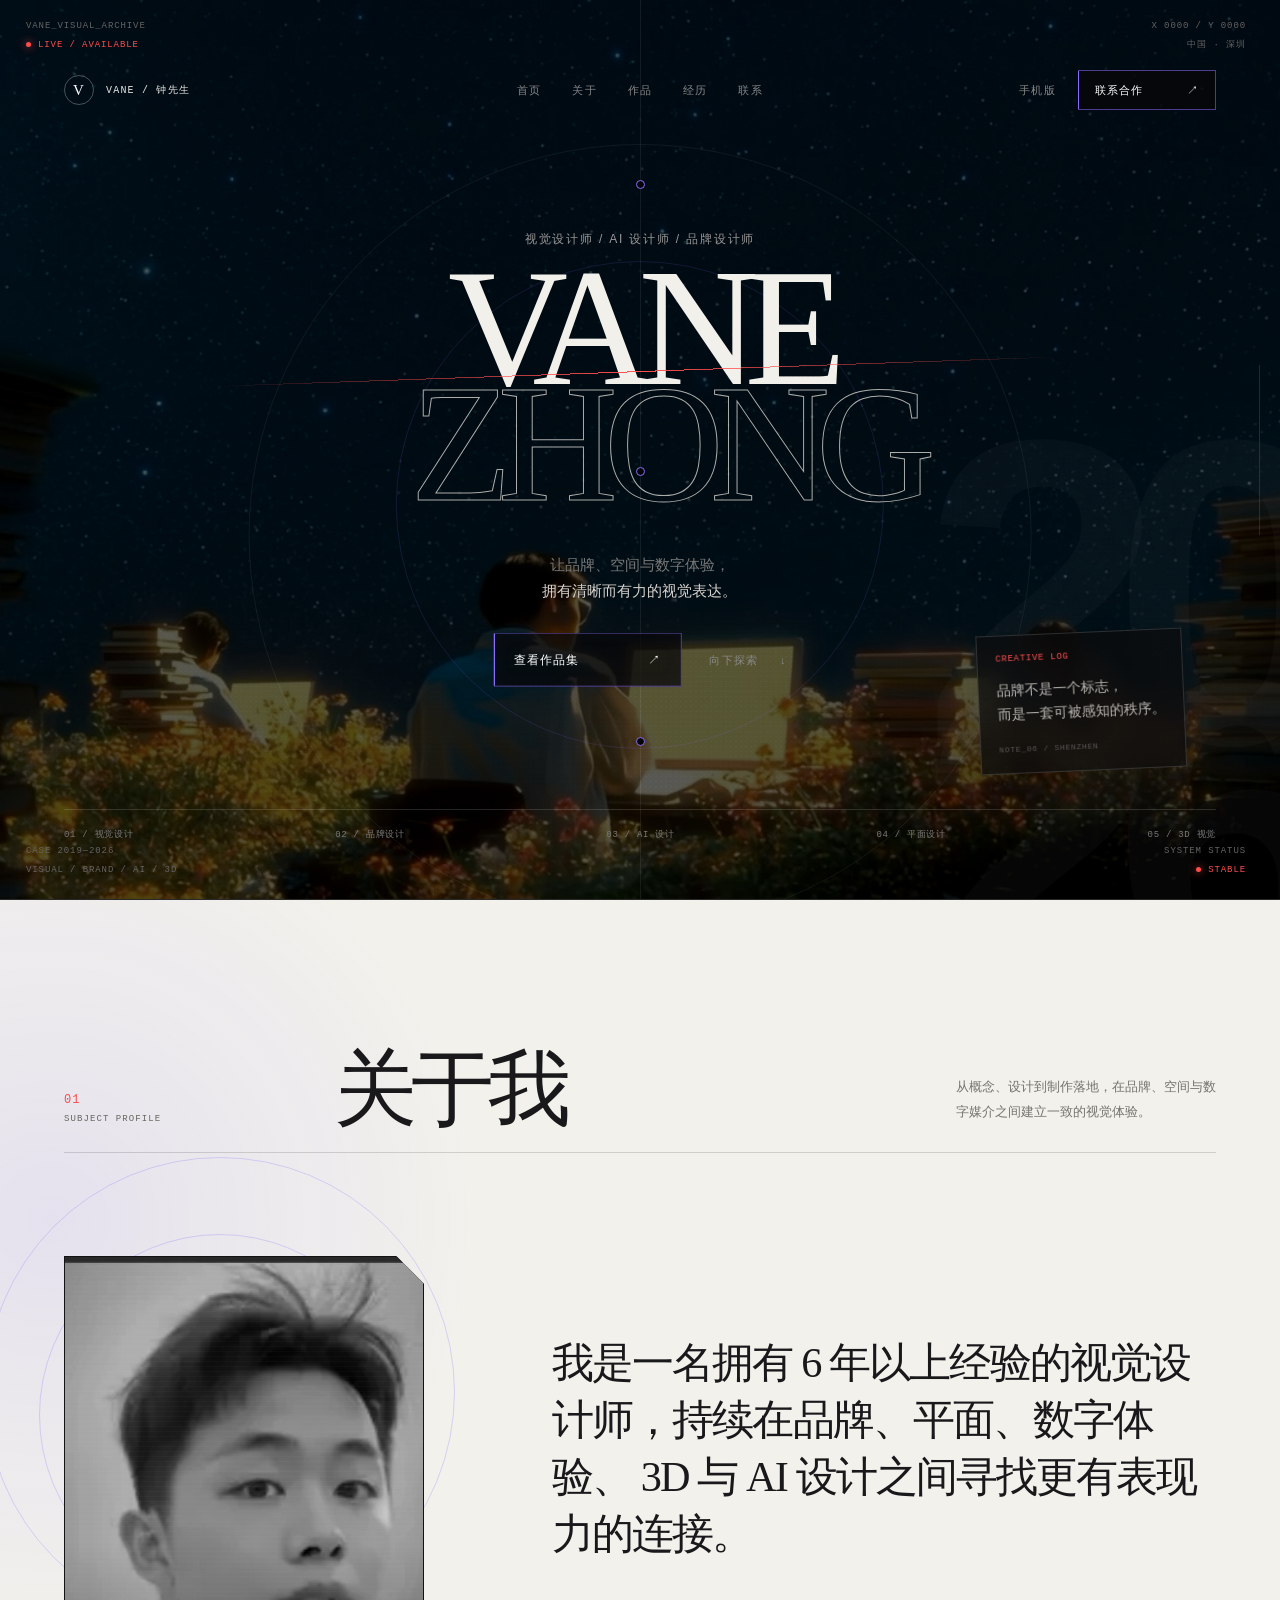
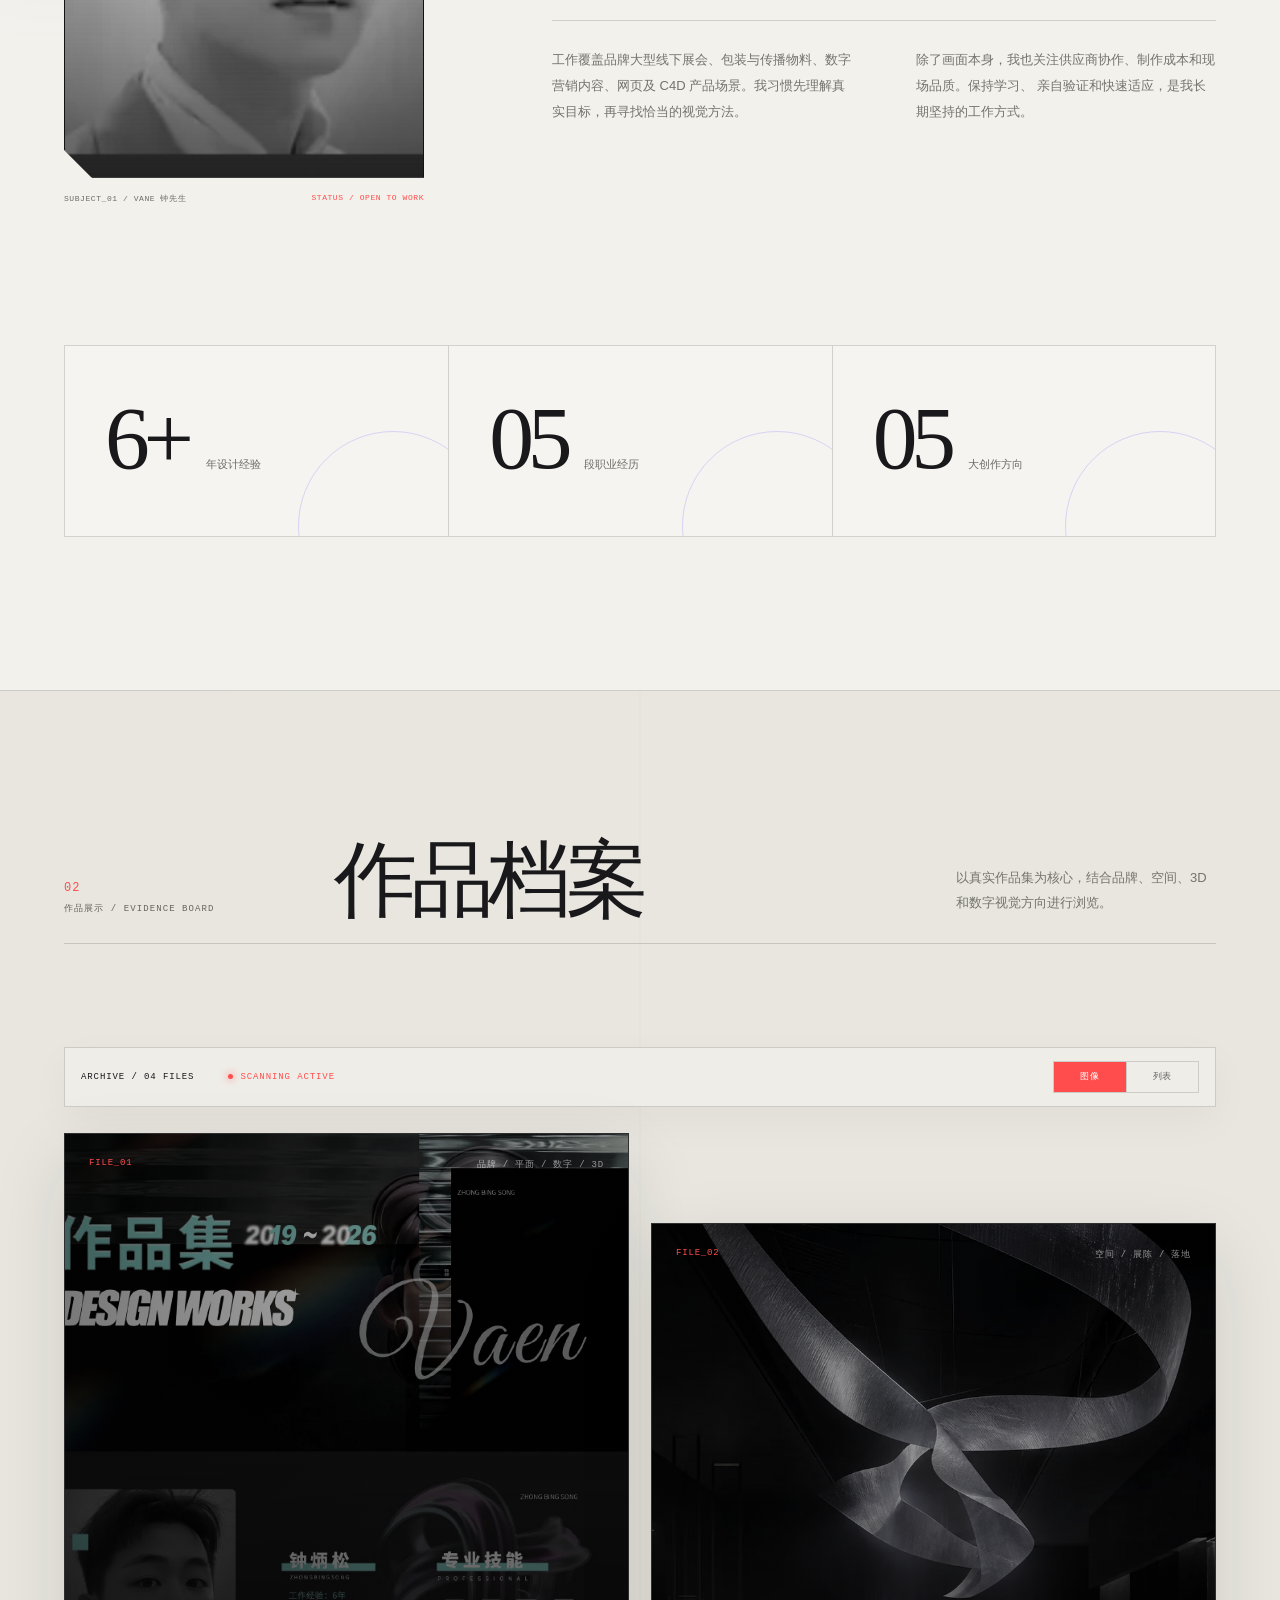
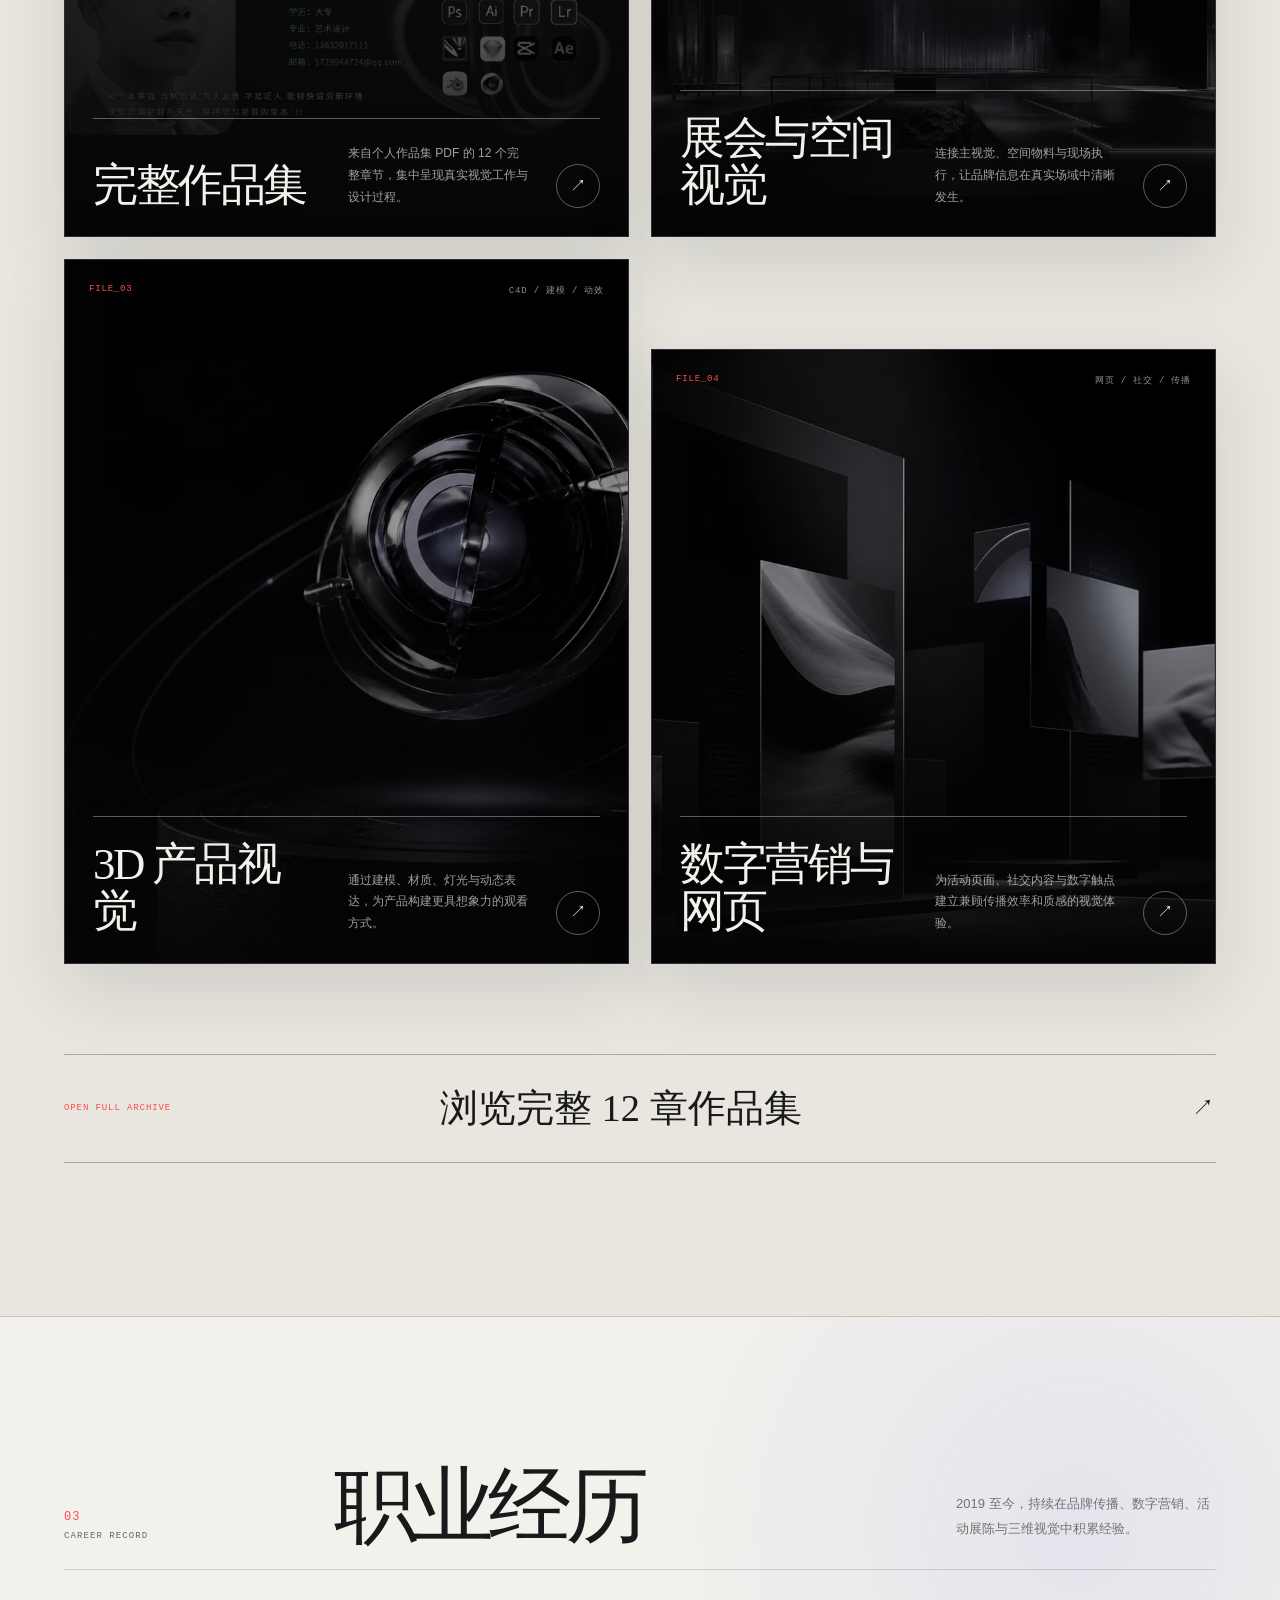
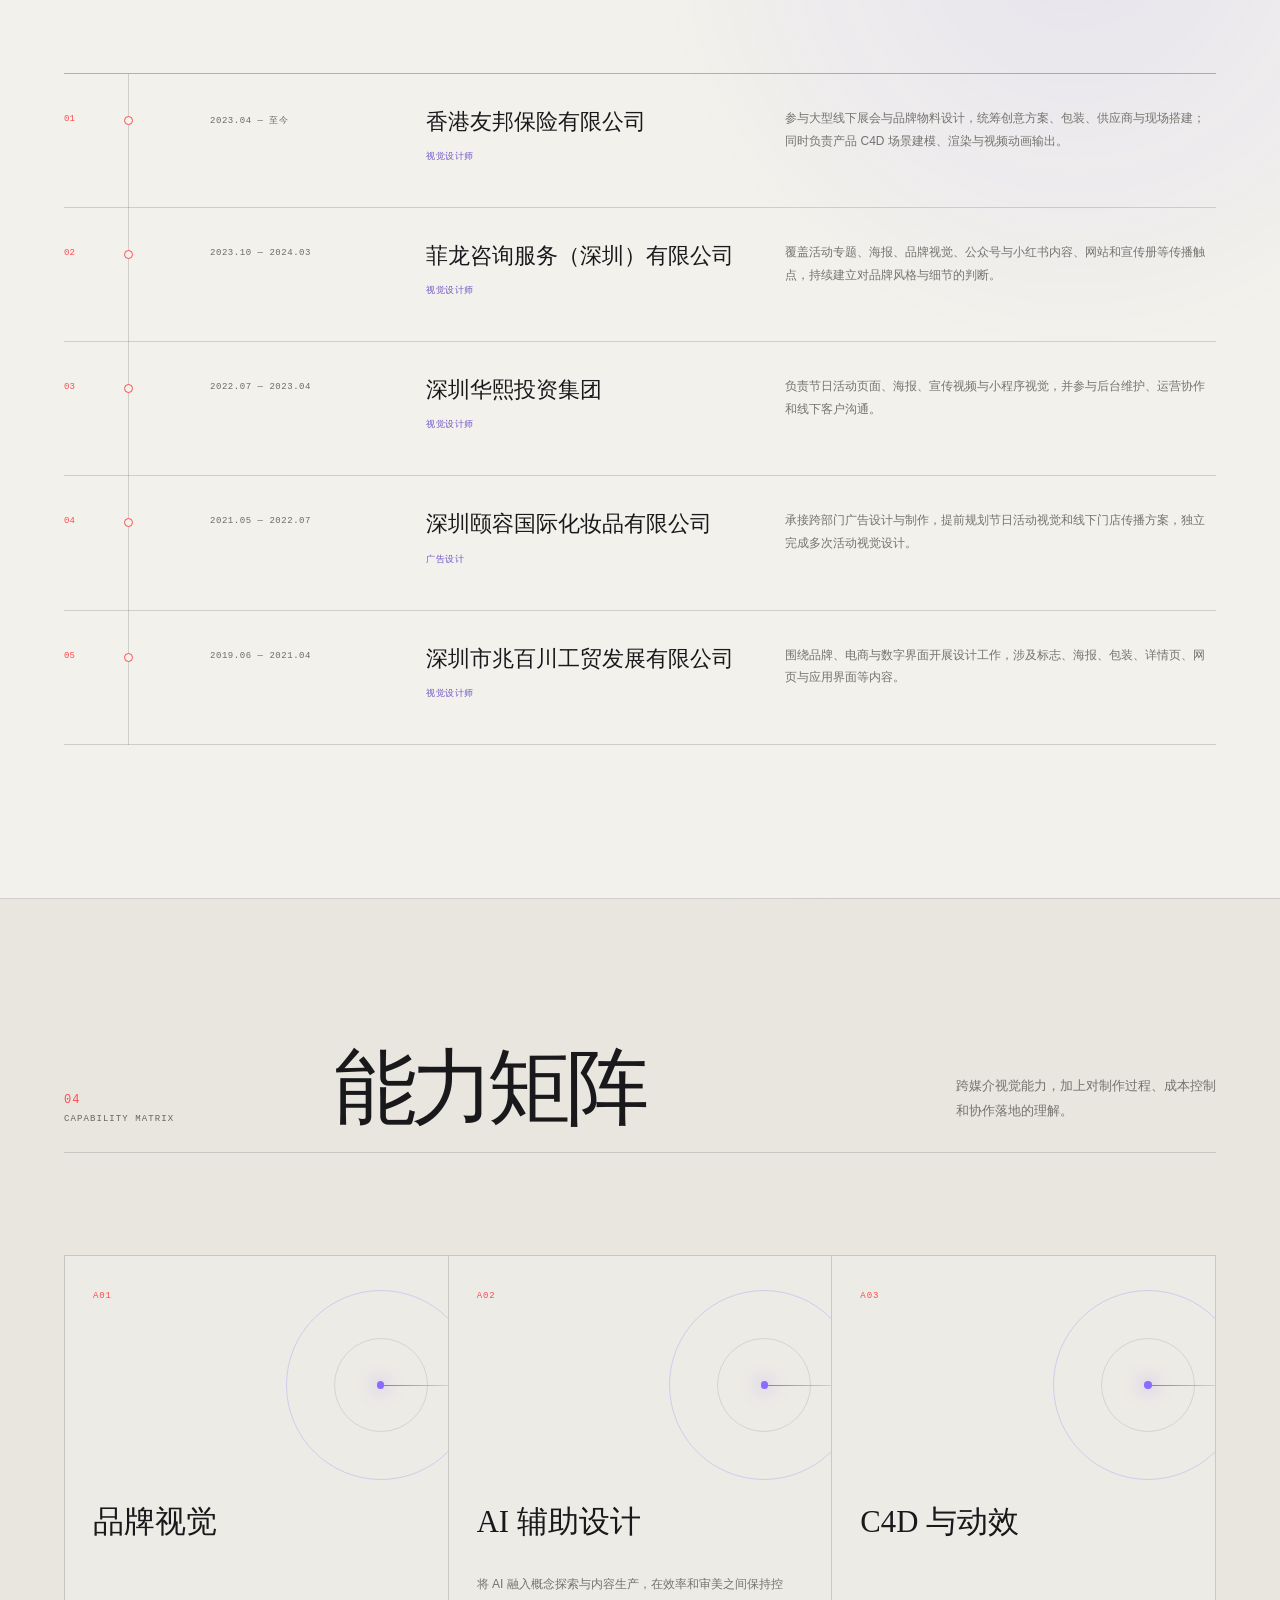
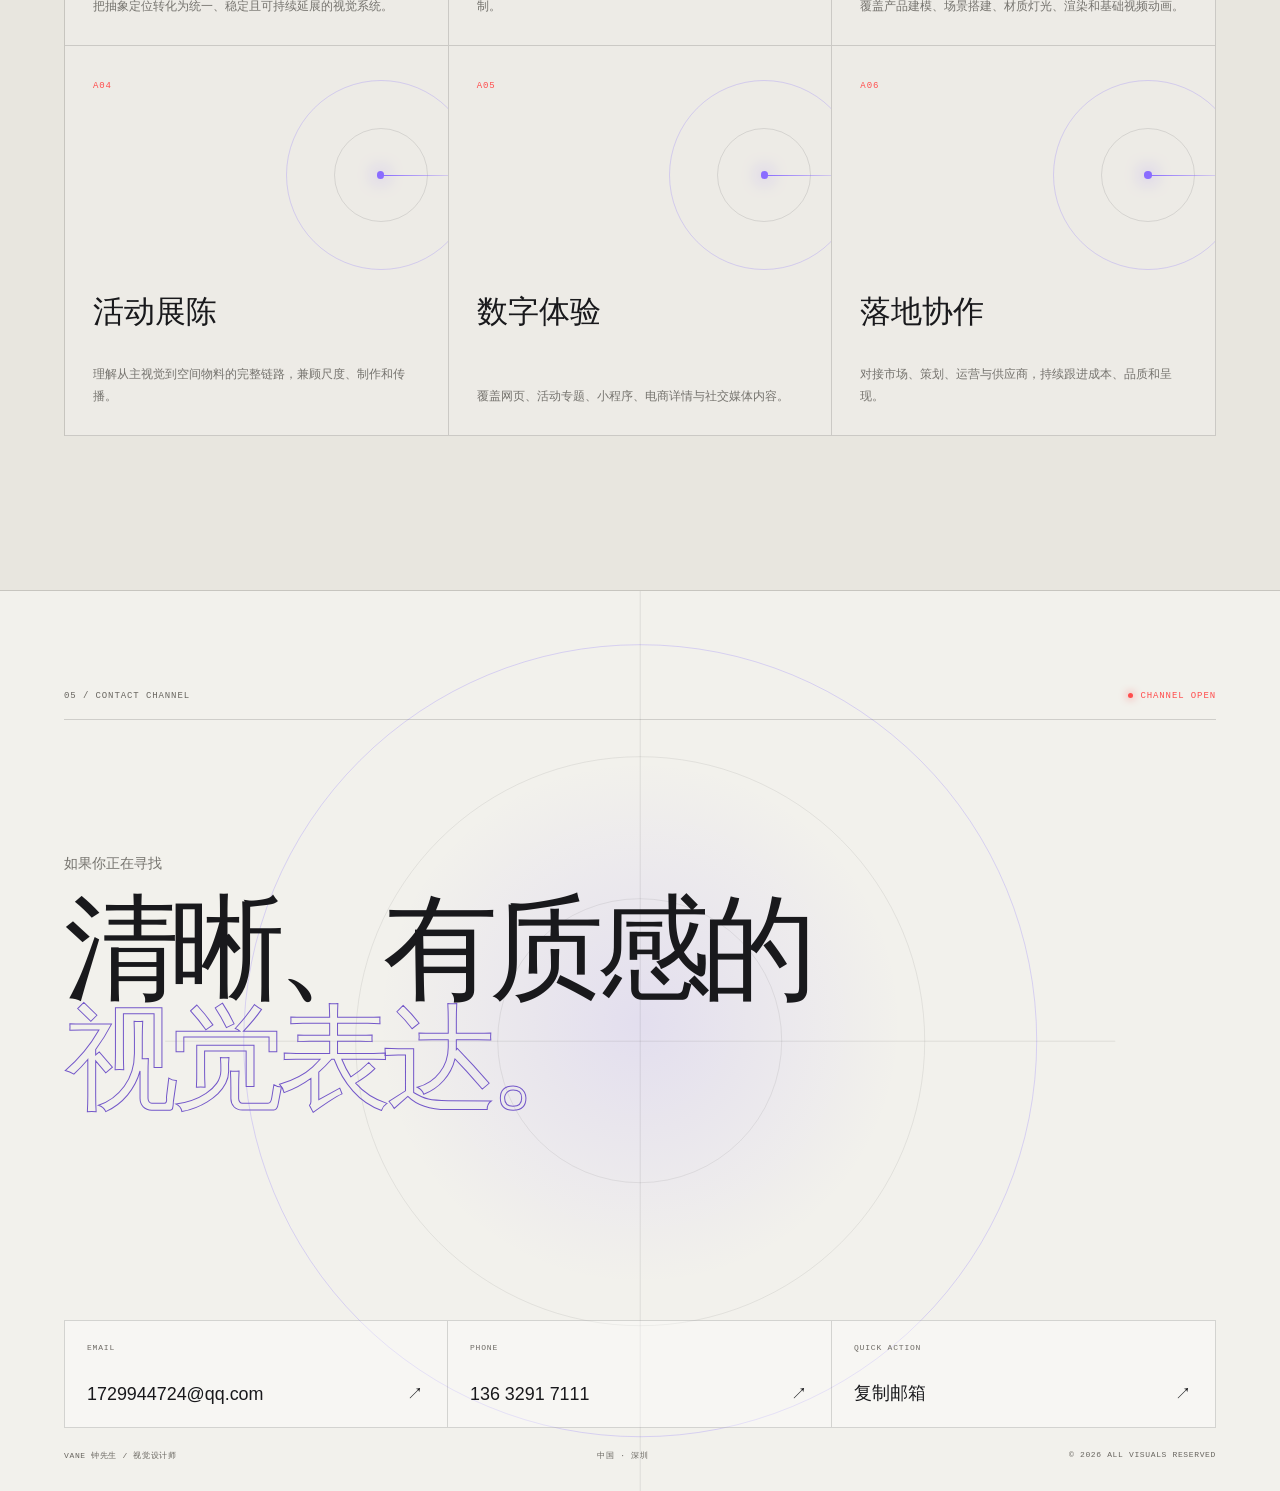
<file: index.html>
<!DOCTYPE html><html lang="zh-CN"><head><meta charSet="utf-8"/><meta name="viewport" content="width=device-width, initial-scale=1, viewport-fit=cover"/><link rel="preload" as="image" href="/assets/hero-cinematic-poster-v2.jpg" fetchPriority="high"/><link rel="preload" as="image" href="/assets/vane-avatar.webp"/><link rel="stylesheet" href="/_next/static/chunks/03rkr00e0to1t.css" data-precedence="next"/><link rel="preload" as="script" fetchPriority="low" href="/_next/static/chunks/1565v~spl0x2t.js"/><script src="/_next/static/chunks/12lqo4wcst74c.js" async=""></script><script src="/_next/static/chunks/13je0jha5i6.b.js" async=""></script><script src="/_next/static/chunks/0vr8x5c-gfil7.js" async=""></script><script src="/_next/static/chunks/turbopack-0apjbykiy0cpn.js" async=""></script><script src="/_next/static/chunks/11q-3mtsn6em~.js" async=""></script><script src="/_next/static/chunks/00dwf3xlex0q5.js" async=""></script><script src="/_next/static/chunks/06~hlu1s5q-nu.js" async=""></script><meta name="theme-color" content="#050506"/><title>Vane 钟先生｜视觉设计师作品集</title><meta name="description" content="Vane 钟先生的个人作品集，涵盖品牌视觉、AI 设计、平面设计、3D 视觉、活动展陈与数字体验。"/><link rel="manifest" href="/manifest.webmanifest"/><meta property="og:title" content="Vane 钟先生｜视觉设计师作品集"/><meta property="og:description" content="视觉 / 品牌 / AI / 平面 / 3D 设计作品集。"/><meta property="og:url" content="https://so7song.com/"/><meta property="og:site_name" content="Vane 视觉设计师作品集"/><meta property="og:locale" content="zh_CN"/><meta property="og:image" content="https://so7song.com/og.jpg"/><meta property="og:image:width" content="1200"/><meta property="og:image:height" content="630"/><meta property="og:image:alt" content="Vane Zhong 视觉设计师作品集"/><meta property="og:type" content="website"/><meta name="twitter:card" content="summary_large_image"/><meta name="twitter:title" content="Vane 钟先生｜视觉设计师作品集"/><meta name="twitter:description" content="视觉 / 品牌 / AI / 平面 / 3D 设计作品集。"/><meta name="twitter:image" content="https://so7song.com/og.jpg"/><link rel="shortcut icon" href="/favicon.png"/><link rel="icon" href="/favicon.png"/><script src="/_next/static/chunks/03~yq9q893hmn.js" noModule=""></script></head><body><div hidden=""><!--$--><!--/$--></div><main class="case-site"><div class="boot-screen" aria-hidden="true"><div class="boot-mark">V</div><span>VISUAL ARCHIVE / LOADING</span><i></i><strong>ACCESS GRANTED</strong></div><div class="global-grid" aria-hidden="true"></div><div class="global-noise" aria-hidden="true"></div><div class="pointer-light" aria-hidden="true"></div><div class="scroll-rail" aria-hidden="true"><i></i></div><div class="desktop-hud" aria-hidden="true"><div class="hud-block hud-top-left"><span>VANE_VISUAL_ARCHIVE</span><span class="live-signal">LIVE / AVAILABLE</span></div><div class="hud-block hud-top-right"><span>X 0000 / Y 0000</span><span>中国 · 深圳</span></div><div class="hud-block hud-bottom-left"><span>CASE 2019—2026</span><span>VISUAL / BRAND / AI / 3D</span></div><div class="hud-block hud-bottom-right"><span>SYSTEM STATUS</span><span class="live-signal">STABLE</span></div></div><header class="case-header"><a class="case-brand" href="#home" aria-label="返回首页"><span>V</span><span>VANE / 钟先生</span></a><nav aria-label="页面导航"><a href="#home">首页</a><a href="#about">关于</a><a href="#work">作品</a><a href="#experience">经历</a><a href="#contact">联系</a></nav><div class="case-header-actions"><a class="mobile-version-link" href="/mobile/">手机版</a><a class="signal-button" href="#contact">联系合作 <span aria-hidden="true">↗</span></a></div></header><section class="case-hero" id="home" aria-label="首页"><div class="hero-background-media is-loading" aria-hidden="true"><img class="hero-background-poster" src="/assets/hero-cinematic-poster-v2.jpg" alt="" width="1280" height="716" fetchPriority="high"/><video class="hero-background-video" autoPlay="" loop="" muted="" playsInline="" preload="auto"><source src="/assets/hero-cinematic-v2.mp4" type="video/mp4"/></video></div><div class="case-hero-line" aria-hidden="true"><i></i><i></i><i></i></div><div class="floating-evidence evidence-note" aria-hidden="true"><span>CREATIVE LOG</span><p>品牌不是一个标志，<br/>而是一套可被感知的秩序。</p><small>NOTE_06 / SHENZHEN</small></div><div class="hero-dossier"><p class="hero-role">视觉设计师 / AI 设计师 / 品牌设计师</p><h1 class="kinetic-name"><span class="hero-name-word hero-name-vane">VANE</span><span class="hero-name-word hero-name-zhong">ZHONG</span><span class="hero-collision-sparks" aria-hidden="true"><i></i><i></i><i></i><i></i><i></i><i></i><i></i><i></i><i></i><i></i><i></i><i></i><b></b></span></h1><p class="hero-statement">让品牌、空间与数字体验，<strong>拥有清晰而有力的视觉表达。</strong></p><div class="hero-links"><a class="signal-button large hero-portfolio-button" href="/portfolio/">查看作品集 <span aria-hidden="true">↗</span></a><a class="text-link" href="#about">向下探索 <span aria-hidden="true">↓</span></a></div></div><div class="hero-disciplines" aria-label="五大创作方向"><span>01<!-- --> / <!-- -->视觉设计</span><span>02<!-- --> / <!-- -->品牌设计</span><span>03<!-- --> / <!-- -->AI 设计</span><span>04<!-- --> / <!-- -->平面设计</span><span>05<!-- --> / <!-- -->3D 视觉</span></div><div class="hero-year" aria-hidden="true">20<br/>26</div></section><section class="case-about case-section" id="about"><div class="case-shell"><div class="case-section-heading"><div class="case-section-code"><span>01</span><span>SUBJECT PROFILE</span></div><h2>关于我</h2><p>从概念、设计到制作落地，在品牌、空间与数字媒介之间建立一致的视觉体验。</p></div><div class="profile-layout"><figure class="profile-photo"><div class="photo-frame"><img src="/assets/vane-avatar.webp" alt="Vane 钟先生" width="520" height="520"/></div><figcaption><span>SUBJECT_01 / VANE 钟先生</span><span>STATUS / OPEN TO WORK</span></figcaption></figure><div class="profile-copy"><p class="profile-lead">我是一名拥有 6 年以上经验的视觉设计师，持续在品牌、平面、数字体验、 3D 与 AI 设计之间寻找更有表现力的连接。</p><div class="profile-details"><p>工作覆盖品牌大型线下展会、包装与传播物料、数字营销内容、网页及 C4D 产品场景。我习惯先理解真实目标，再寻找恰当的视觉方法。</p><p>除了画面本身，我也关注供应商协作、制作成本和现场品质。保持学习、 亲自验证和快速适应，是我长期坚持的工作方式。</p></div></div></div><div class="case-stats" aria-label="六年以上经验与五大创作方向"><div class="case-stat"><strong>6+</strong><span>年设计经验</span><i aria-hidden="true"></i></div><div class="case-stat"><strong>05</strong><span>段职业经历</span><i aria-hidden="true"></i></div><div class="case-stat"><strong>05</strong><span>大创作方向</span><i aria-hidden="true"></i></div></div></div></section><section class="case-work case-section" id="work"><div class="case-shell"><div class="case-section-heading"><div class="case-section-code"><span>02</span><span>作品展示 / EVIDENCE BOARD</span></div><h2>作品档案</h2><p>以真实作品集为核心，结合品牌、空间、3D 和数字视觉方向进行浏览。</p></div><div class="work-toolbar"><div><span>ARCHIVE / 04 FILES</span><span class="live-signal">SCANNING ACTIVE</span></div><div class="view-switch" aria-label="项目显示方式"><button type="button" class="active" aria-pressed="true">图像</button><button type="button" class="" aria-pressed="false">列表</button></div></div><div class="evidence-grid "><a class="evidence-card" href="/portfolio"><div class="evidence-image"><picture><source media="(max-width: 760px)" srcSet="/assets/portfolio/mobile/portfolio-01.webp"/><img src="/assets/portfolio/portfolio-01.webp" alt="完整作品集" loading="lazy"/></picture><div class="scan-line" aria-hidden="true"></div></div><div class="evidence-card-meta"><span>FILE_<!-- -->01</span><span>品牌 / 平面 / 数字 / 3D</span></div><div class="evidence-card-copy"><h3>完整作品集</h3><p>来自个人作品集 PDF 的 12 个完整章节，集中呈现真实视觉工作与设计过程。</p><span class="round-arrow"><span aria-hidden="true">↗</span></span></div></a><a class="evidence-card" href="/portfolio"><div class="evidence-image"><img src="/assets/project-space.webp" alt="展会与空间视觉" loading="lazy"/><div class="scan-line" aria-hidden="true"></div></div><div class="evidence-card-meta"><span>FILE_<!-- -->02</span><span>空间 / 展陈 / 落地</span></div><div class="evidence-card-copy"><h3>展会与空间视觉</h3><p>连接主视觉、空间物料与现场执行，让品牌信息在真实场域中清晰发生。</p><span class="round-arrow"><span aria-hidden="true">↗</span></span></div></a><a class="evidence-card" href="/portfolio"><div class="evidence-image"><img src="/assets/project-3d.webp" alt="3D 产品视觉" loading="lazy"/><div class="scan-line" aria-hidden="true"></div></div><div class="evidence-card-meta"><span>FILE_<!-- -->03</span><span>C4D / 建模 / 动效</span></div><div class="evidence-card-copy"><h3>3D 产品视觉</h3><p>通过建模、材质、灯光与动态表达，为产品构建更具想象力的观看方式。</p><span class="round-arrow"><span aria-hidden="true">↗</span></span></div></a><a class="evidence-card" href="/portfolio"><div class="evidence-image"><img src="/assets/project-digital.webp" alt="数字营销与网页" loading="lazy"/><div class="scan-line" aria-hidden="true"></div></div><div class="evidence-card-meta"><span>FILE_<!-- -->04</span><span>网页 / 社交 / 传播</span></div><div class="evidence-card-copy"><h3>数字营销与网页</h3><p>为活动页面、社交内容与数字触点建立兼顾传播效率和质感的视觉体验。</p><span class="round-arrow"><span aria-hidden="true">↗</span></span></div></a></div><a class="archive-link" href="/portfolio/"><span>OPEN FULL ARCHIVE</span><strong>浏览完整 12 章作品集</strong><span aria-hidden="true">↗</span></a></div></section><section class="case-experience case-section" id="experience"><div class="case-shell"><div class="case-section-heading"><div class="case-section-code"><span>03</span><span>CAREER RECORD</span></div><h2>职业经历</h2><p>2019 至今，持续在品牌传播、数字营销、活动展陈与三维视觉中积累经验。</p></div><div class="career-board"><div class="career-spine" aria-hidden="true"></div><article class="career-file"><div class="career-index"><span>01</span><i></i></div><time>2023.04 — 至今</time><div class="career-title"><h3>香港友邦保险有限公司</h3><span>视觉设计师</span></div><p>参与大型线下展会与品牌物料设计，统筹创意方案、包装、供应商与现场搭建；同时负责产品 C4D 场景建模、渲染与视频动画输出。</p></article><article class="career-file"><div class="career-index"><span>02</span><i></i></div><time>2023.10 — 2024.03</time><div class="career-title"><h3>菲龙咨询服务（深圳）有限公司</h3><span>视觉设计师</span></div><p>覆盖活动专题、海报、品牌视觉、公众号与小红书内容、网站和宣传册等传播触点，持续建立对品牌风格与细节的判断。</p></article><article class="career-file"><div class="career-index"><span>03</span><i></i></div><time>2022.07 — 2023.04</time><div class="career-title"><h3>深圳华熙投资集团</h3><span>视觉设计师</span></div><p>负责节日活动页面、海报、宣传视频与小程序视觉，并参与后台维护、运营协作和线下客户沟通。</p></article><article class="career-file"><div class="career-index"><span>04</span><i></i></div><time>2021.05 — 2022.07</time><div class="career-title"><h3>深圳颐容国际化妆品有限公司</h3><span>广告设计</span></div><p>承接跨部门广告设计与制作，提前规划节日活动视觉和线下门店传播方案，独立完成多次活动视觉设计。</p></article><article class="career-file"><div class="career-index"><span>05</span><i></i></div><time>2019.06 — 2021.04</time><div class="career-title"><h3>深圳市兆百川工贸发展有限公司</h3><span>视觉设计师</span></div><p>围绕品牌、电商与数字界面开展设计工作，涉及标志、海报、包装、详情页、网页与应用界面等内容。</p></article></div></div></section><section class="case-strengths case-section" id="strengths"><div class="case-shell"><div class="case-section-heading"><div class="case-section-code"><span>04</span><span>CAPABILITY MATRIX</span></div><h2>能力矩阵</h2><p>跨媒介视觉能力，加上对制作过程、成本控制和协作落地的理解。</p></div><div class="capability-grid"><article class="capability-card"><span>A01</span><div class="capability-radar" aria-hidden="true"><i></i></div><h3>品牌视觉</h3><p>把抽象定位转化为统一、稳定且可持续延展的视觉系统。</p></article><article class="capability-card"><span>A02</span><div class="capability-radar" aria-hidden="true"><i></i></div><h3>AI 辅助设计</h3><p>将 AI 融入概念探索与内容生产，在效率和审美之间保持控制。</p></article><article class="capability-card"><span>A03</span><div class="capability-radar" aria-hidden="true"><i></i></div><h3>C4D 与动效</h3><p>覆盖产品建模、场景搭建、材质灯光、渲染和基础视频动画。</p></article><article class="capability-card"><span>A04</span><div class="capability-radar" aria-hidden="true"><i></i></div><h3>活动展陈</h3><p>理解从主视觉到空间物料的完整链路，兼顾尺度、制作和传播。</p></article><article class="capability-card"><span>A05</span><div class="capability-radar" aria-hidden="true"><i></i></div><h3>数字体验</h3><p>覆盖网页、活动专题、小程序、电商详情与社交媒体内容。</p></article><article class="capability-card"><span>A06</span><div class="capability-radar" aria-hidden="true"><i></i></div><h3>落地协作</h3><p>对接市场、策划、运营与供应商，持续跟进成本、品质和呈现。</p></article></div></div></section><section class="case-contact" id="contact"><div class="contact-crosshair" aria-hidden="true"><i></i><b></b></div><div class="case-shell contact-shell"><div class="contact-status"><span>05 / CONTACT CHANNEL</span><span class="live-signal">CHANNEL OPEN</span></div><p>如果你正在寻找</p><h2>清晰、有质感的<br/><em>视觉表达。</em></h2><div class="contact-grid"><a href="mailto:1729944724@qq.com"><span>EMAIL</span><strong>1729944724@qq.com</strong><span aria-hidden="true">↗</span></a><a href="tel:13632917111"><span>PHONE</span><strong>136 3291 7111</strong><span aria-hidden="true">↗</span></a><button type="button" aria-live="polite"><span>QUICK ACTION</span><strong>复制邮箱</strong><span aria-hidden="true">↗</span></button></div><footer class="case-footer"><span>VANE 钟先生 / 视觉设计师</span><span>中国 · 深圳</span><span>© <!-- -->2026<!-- --> ALL VISUALS RESERVED</span></footer></div></section><a class="mobile-app-fab" href="/mobile/" aria-label="打开手机版作品集"><span>APP</span><strong>手机版</strong></a></main><!--$--><!--/$--><script src="/_next/static/chunks/1565v~spl0x2t.js" id="_R_" async=""></script><script>(self.__next_f=self.__next_f||[]).push([0])</script><script>self.__next_f.push([1,"1:\"$Sreact.fragment\"\n2:I[22378,[\"/_next/static/chunks/11q-3mtsn6em~.js\",\"/_next/static/chunks/00dwf3xlex0q5.js\"],\"default\"]\n3:I[99582,[\"/_next/static/chunks/11q-3mtsn6em~.js\",\"/_next/static/chunks/00dwf3xlex0q5.js\"],\"default\"]\n4:I[732,[\"/_next/static/chunks/11q-3mtsn6em~.js\",\"/_next/static/chunks/00dwf3xlex0q5.js\"],\"ClientPageRoot\"]\n5:I[31713,[\"/_next/static/chunks/11q-3mtsn6em~.js\",\"/_next/static/chunks/00dwf3xlex0q5.js\",\"/_next/static/chunks/06~hlu1s5q-nu.js\"],\"default\"]\n8:I[25326,[\"/_next/static/chunks/11q-3mtsn6em~.js\",\"/_next/static/chunks/00dwf3xlex0q5.js\"],\"OutletBoundary\"]\n9:\"$Sreact.suspense\"\nb:I[25326,[\"/_next/static/chunks/11q-3mtsn6em~.js\",\"/_next/static/chunks/00dwf3xlex0q5.js\"],\"ViewportBoundary\"]\nd:I[25326,[\"/_next/static/chunks/11q-3mtsn6em~.js\",\"/_next/static/chunks/00dwf3xlex0q5.js\"],\"MetadataBoundary\"]\nf:I[95394,[\"/_next/static/chunks/11q-3mtsn6em~.js\",\"/_next/static/chunks/00dwf3xlex0q5.js\"],\"default\",1]\n:HL[\"/_next/static/chunks/03rkr00e0to1t.css\",\"style\"]\n"])</script><script>self.__next_f.push([1,"0:{\"P\":null,\"c\":[\"\",\"\"],\"q\":\"\",\"i\":false,\"f\":[[[\"\",{\"children\":[\"__PAGE__\",{}]},\"$undefined\",\"$undefined\",16],[[\"$\",\"$1\",\"c\",{\"children\":[[[\"$\",\"link\",\"0\",{\"rel\":\"stylesheet\",\"href\":\"/_next/static/chunks/03rkr00e0to1t.css\",\"precedence\":\"next\",\"crossOrigin\":\"$undefined\",\"nonce\":\"$undefined\"}],[\"$\",\"script\",\"script-0\",{\"src\":\"/_next/static/chunks/11q-3mtsn6em~.js\",\"async\":true,\"nonce\":\"$undefined\"}],[\"$\",\"script\",\"script-1\",{\"src\":\"/_next/static/chunks/00dwf3xlex0q5.js\",\"async\":true,\"nonce\":\"$undefined\"}]],[\"$\",\"html\",null,{\"lang\":\"zh-CN\",\"children\":[\"$\",\"body\",null,{\"children\":[\"$\",\"$L2\",null,{\"parallelRouterKey\":\"children\",\"error\":\"$undefined\",\"errorStyles\":\"$undefined\",\"errorScripts\":\"$undefined\",\"template\":[\"$\",\"$L3\",null,{}],\"templateStyles\":\"$undefined\",\"templateScripts\":\"$undefined\",\"notFound\":[[[\"$\",\"title\",null,{\"children\":\"404: This page could not be found.\"}],[\"$\",\"div\",null,{\"style\":{\"fontFamily\":\"system-ui,\\\"Segoe UI\\\",Roboto,Helvetica,Arial,sans-serif,\\\"Apple Color Emoji\\\",\\\"Segoe UI Emoji\\\"\",\"height\":\"100vh\",\"textAlign\":\"center\",\"display\":\"flex\",\"flexDirection\":\"column\",\"alignItems\":\"center\",\"justifyContent\":\"center\"},\"children\":[\"$\",\"div\",null,{\"children\":[[\"$\",\"style\",null,{\"dangerouslySetInnerHTML\":{\"__html\":\"body{color:#000;background:#fff;margin:0}.next-error-h1{border-right:1px solid rgba(0,0,0,.3)}@media (prefers-color-scheme:dark){body{color:#fff;background:#000}.next-error-h1{border-right:1px solid rgba(255,255,255,.3)}}\"}}],[\"$\",\"h1\",null,{\"className\":\"next-error-h1\",\"style\":{\"display\":\"inline-block\",\"margin\":\"0 20px 0 0\",\"padding\":\"0 23px 0 0\",\"fontSize\":24,\"fontWeight\":500,\"verticalAlign\":\"top\",\"lineHeight\":\"49px\"},\"children\":404}],[\"$\",\"div\",null,{\"style\":{\"display\":\"inline-block\"},\"children\":[\"$\",\"h2\",null,{\"style\":{\"fontSize\":14,\"fontWeight\":400,\"lineHeight\":\"49px\",\"margin\":0},\"children\":\"This page could not be found.\"}]}]]}]}]],[]],\"forbidden\":\"$undefined\",\"unauthorized\":\"$undefined\"}]}]}]]}],{\"children\":[[\"$\",\"$1\",\"c\",{\"children\":[[\"$\",\"$L4\",null,{\"Component\":\"$5\",\"serverProvidedParams\":{\"searchParams\":{},\"params\":{},\"promises\":[\"$@6\",\"$@7\"]}}],[[\"$\",\"script\",\"script-0\",{\"src\":\"/_next/static/chunks/06~hlu1s5q-nu.js\",\"async\":true,\"nonce\":\"$undefined\"}]],[\"$\",\"$L8\",null,{\"children\":[\"$\",\"$9\",null,{\"name\":\"Next.MetadataOutlet\",\"children\":\"$@a\"}]}]]}],{},null,false,null]},null,false,null],[\"$\",\"$1\",\"h\",{\"children\":[null,[\"$\",\"$Lb\",null,{\"children\":\"$Lc\"}],[\"$\",\"div\",null,{\"hidden\":true,\"children\":[\"$\",\"$Ld\",null,{\"children\":[\"$\",\"$9\",null,{\"name\":\"Next.Metadata\",\"children\":\"$Le\"}]}]}],null]}],false]],\"m\":\"$undefined\",\"G\":[\"$f\",[[\"$\",\"link\",\"0\",{\"rel\":\"stylesheet\",\"href\":\"/_next/static/chunks/03rkr00e0to1t.css\",\"precedence\":\"next\",\"crossOrigin\":\"$undefined\",\"nonce\":\"$undefined\"}]]],\"S\":true,\"h\":null,\"s\":\"$undefined\",\"l\":\"$undefined\",\"p\":\"$undefined\",\"d\":\"$undefined\",\"b\":\"R_z2vBIC79JuWAGrQL880\"}\n"])</script><script>self.__next_f.push([1,"6:{}\n7:\"$0:f:0:1:1:children:0:props:children:0:props:serverProvidedParams:params\"\n"])</script><script>self.__next_f.push([1,"c:[[\"$\",\"meta\",\"0\",{\"charSet\":\"utf-8\"}],[\"$\",\"meta\",\"1\",{\"name\":\"viewport\",\"content\":\"width=device-width, initial-scale=1, viewport-fit=cover\"}],[\"$\",\"meta\",\"2\",{\"name\":\"theme-color\",\"content\":\"#050506\"}]]\n"])</script><script>self.__next_f.push([1,"10:I[20676,[\"/_next/static/chunks/11q-3mtsn6em~.js\",\"/_next/static/chunks/00dwf3xlex0q5.js\"],\"IconMark\"]\na:null\n"])</script><script>self.__next_f.push([1,"e:[[\"$\",\"title\",\"0\",{\"children\":\"Vane 钟先生｜视觉设计师作品集\"}],[\"$\",\"meta\",\"1\",{\"name\":\"description\",\"content\":\"Vane 钟先生的个人作品集，涵盖品牌视觉、AI 设计、平面设计、3D 视觉、活动展陈与数字体验。\"}],[\"$\",\"link\",\"2\",{\"rel\":\"manifest\",\"href\":\"/manifest.webmanifest\",\"crossOrigin\":\"$undefined\"}],[\"$\",\"meta\",\"3\",{\"property\":\"og:title\",\"content\":\"Vane 钟先生｜视觉设计师作品集\"}],[\"$\",\"meta\",\"4\",{\"property\":\"og:description\",\"content\":\"视觉 / 品牌 / AI / 平面 / 3D 设计作品集。\"}],[\"$\",\"meta\",\"5\",{\"property\":\"og:url\",\"content\":\"https://so7song.com/\"}],[\"$\",\"meta\",\"6\",{\"property\":\"og:site_name\",\"content\":\"Vane 视觉设计师作品集\"}],[\"$\",\"meta\",\"7\",{\"property\":\"og:locale\",\"content\":\"zh_CN\"}],[\"$\",\"meta\",\"8\",{\"property\":\"og:image\",\"content\":\"https://so7song.com/og.jpg\"}],[\"$\",\"meta\",\"9\",{\"property\":\"og:image:width\",\"content\":\"1200\"}],[\"$\",\"meta\",\"10\",{\"property\":\"og:image:height\",\"content\":\"630\"}],[\"$\",\"meta\",\"11\",{\"property\":\"og:image:alt\",\"content\":\"Vane Zhong 视觉设计师作品集\"}],[\"$\",\"meta\",\"12\",{\"property\":\"og:type\",\"content\":\"website\"}],[\"$\",\"meta\",\"13\",{\"name\":\"twitter:card\",\"content\":\"summary_large_image\"}],[\"$\",\"meta\",\"14\",{\"name\":\"twitter:title\",\"content\":\"Vane 钟先生｜视觉设计师作品集\"}],[\"$\",\"meta\",\"15\",{\"name\":\"twitter:description\",\"content\":\"视觉 / 品牌 / AI / 平面 / 3D 设计作品集。\"}],[\"$\",\"meta\",\"16\",{\"name\":\"twitter:image\",\"content\":\"https://so7song.com/og.jpg\"}],[\"$\",\"link\",\"17\",{\"rel\":\"shortcut icon\",\"href\":\"/favicon.png\"}],[\"$\",\"link\",\"18\",{\"rel\":\"icon\",\"href\":\"/favicon.png\"}],[\"$\",\"$L10\",\"19\",{}]]\n"])</script></body></html>
</file>
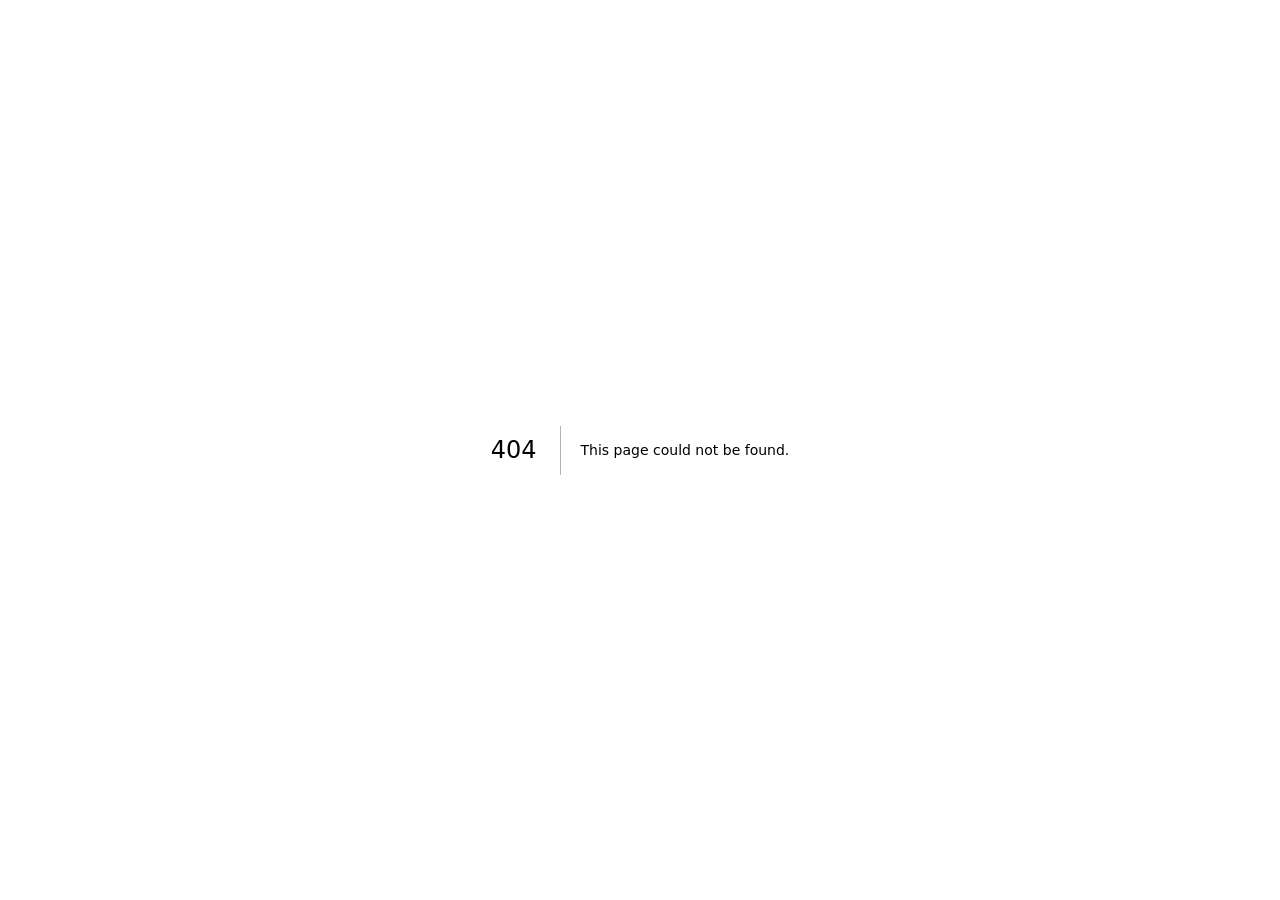
<file: 404/index.html>
<!DOCTYPE html><html lang="zh-CN"><head><meta charSet="utf-8"/><meta name="viewport" content="width=device-width, initial-scale=1, viewport-fit=cover"/><link rel="stylesheet" href="/_next/static/chunks/03rkr00e0to1t.css" data-precedence="next"/><link rel="preload" as="script" fetchPriority="low" href="/_next/static/chunks/1565v~spl0x2t.js"/><script src="/_next/static/chunks/12lqo4wcst74c.js" async=""></script><script src="/_next/static/chunks/13je0jha5i6.b.js" async=""></script><script src="/_next/static/chunks/0vr8x5c-gfil7.js" async=""></script><script src="/_next/static/chunks/turbopack-0apjbykiy0cpn.js" async=""></script><script src="/_next/static/chunks/11q-3mtsn6em~.js" async=""></script><script src="/_next/static/chunks/00dwf3xlex0q5.js" async=""></script><meta name="robots" content="noindex"/><title>404: This page could not be found.</title><meta name="theme-color" content="#050506"/><title>Vane 钟先生｜视觉设计师作品集</title><meta name="description" content="Vane 钟先生的个人作品集，涵盖品牌视觉、AI 设计、平面设计、3D 视觉、活动展陈与数字体验。"/><link rel="manifest" href="/manifest.webmanifest"/><meta property="og:title" content="Vane 钟先生｜视觉设计师作品集"/><meta property="og:description" content="视觉 / 品牌 / AI / 平面 / 3D 设计作品集。"/><meta property="og:url" content="https://so7song.com/"/><meta property="og:site_name" content="Vane 视觉设计师作品集"/><meta property="og:locale" content="zh_CN"/><meta property="og:image" content="https://so7song.com/og.jpg"/><meta property="og:image:width" content="1200"/><meta property="og:image:height" content="630"/><meta property="og:image:alt" content="Vane Zhong 视觉设计师作品集"/><meta property="og:type" content="website"/><meta name="twitter:card" content="summary_large_image"/><meta name="twitter:title" content="Vane 钟先生｜视觉设计师作品集"/><meta name="twitter:description" content="视觉 / 品牌 / AI / 平面 / 3D 设计作品集。"/><meta name="twitter:image" content="https://so7song.com/og.jpg"/><link rel="shortcut icon" href="/favicon.png"/><link rel="icon" href="/favicon.png"/><script src="/_next/static/chunks/03~yq9q893hmn.js" noModule=""></script></head><body><div hidden=""><!--$--><!--/$--></div><div style="font-family:system-ui,&quot;Segoe UI&quot;,Roboto,Helvetica,Arial,sans-serif,&quot;Apple Color Emoji&quot;,&quot;Segoe UI Emoji&quot;;height:100vh;text-align:center;display:flex;flex-direction:column;align-items:center;justify-content:center"><div><style>body{color:#000;background:#fff;margin:0}.next-error-h1{border-right:1px solid rgba(0,0,0,.3)}@media (prefers-color-scheme:dark){body{color:#fff;background:#000}.next-error-h1{border-right:1px solid rgba(255,255,255,.3)}}</style><h1 class="next-error-h1" style="display:inline-block;margin:0 20px 0 0;padding:0 23px 0 0;font-size:24px;font-weight:500;vertical-align:top;line-height:49px">404</h1><div style="display:inline-block"><h2 style="font-size:14px;font-weight:400;line-height:49px;margin:0">This page could not be found.</h2></div></div></div><!--$--><!--/$--><script src="/_next/static/chunks/1565v~spl0x2t.js" id="_R_" async=""></script><script>(self.__next_f=self.__next_f||[]).push([0])</script><script>self.__next_f.push([1,"1:\"$Sreact.fragment\"\n2:I[22378,[\"/_next/static/chunks/11q-3mtsn6em~.js\",\"/_next/static/chunks/00dwf3xlex0q5.js\"],\"default\"]\n3:I[99582,[\"/_next/static/chunks/11q-3mtsn6em~.js\",\"/_next/static/chunks/00dwf3xlex0q5.js\"],\"default\"]\n4:I[25326,[\"/_next/static/chunks/11q-3mtsn6em~.js\",\"/_next/static/chunks/00dwf3xlex0q5.js\"],\"OutletBoundary\"]\n5:\"$Sreact.suspense\"\n8:I[25326,[\"/_next/static/chunks/11q-3mtsn6em~.js\",\"/_next/static/chunks/00dwf3xlex0q5.js\"],\"ViewportBoundary\"]\na:I[25326,[\"/_next/static/chunks/11q-3mtsn6em~.js\",\"/_next/static/chunks/00dwf3xlex0q5.js\"],\"MetadataBoundary\"]\nc:I[95394,[\"/_next/static/chunks/11q-3mtsn6em~.js\",\"/_next/static/chunks/00dwf3xlex0q5.js\"],\"default\",1]\n:HL[\"/_next/static/chunks/03rkr00e0to1t.css\",\"style\"]\n"])</script><script>self.__next_f.push([1,"0:{\"P\":null,\"c\":[\"\",\"_not-found\",\"\"],\"q\":\"\",\"i\":false,\"f\":[[[\"\",{\"children\":[\"/_not-found\",{\"children\":[\"__PAGE__\",{}]}]},\"$undefined\",\"$undefined\",16],[[\"$\",\"$1\",\"c\",{\"children\":[[[\"$\",\"link\",\"0\",{\"rel\":\"stylesheet\",\"href\":\"/_next/static/chunks/03rkr00e0to1t.css\",\"precedence\":\"next\",\"crossOrigin\":\"$undefined\",\"nonce\":\"$undefined\"}],[\"$\",\"script\",\"script-0\",{\"src\":\"/_next/static/chunks/11q-3mtsn6em~.js\",\"async\":true,\"nonce\":\"$undefined\"}],[\"$\",\"script\",\"script-1\",{\"src\":\"/_next/static/chunks/00dwf3xlex0q5.js\",\"async\":true,\"nonce\":\"$undefined\"}]],[\"$\",\"html\",null,{\"lang\":\"zh-CN\",\"children\":[\"$\",\"body\",null,{\"children\":[\"$\",\"$L2\",null,{\"parallelRouterKey\":\"children\",\"error\":\"$undefined\",\"errorStyles\":\"$undefined\",\"errorScripts\":\"$undefined\",\"template\":[\"$\",\"$L3\",null,{}],\"templateStyles\":\"$undefined\",\"templateScripts\":\"$undefined\",\"notFound\":[[[\"$\",\"title\",null,{\"children\":\"404: This page could not be found.\"}],[\"$\",\"div\",null,{\"style\":{\"fontFamily\":\"system-ui,\\\"Segoe UI\\\",Roboto,Helvetica,Arial,sans-serif,\\\"Apple Color Emoji\\\",\\\"Segoe UI Emoji\\\"\",\"height\":\"100vh\",\"textAlign\":\"center\",\"display\":\"flex\",\"flexDirection\":\"column\",\"alignItems\":\"center\",\"justifyContent\":\"center\"},\"children\":[\"$\",\"div\",null,{\"children\":[[\"$\",\"style\",null,{\"dangerouslySetInnerHTML\":{\"__html\":\"body{color:#000;background:#fff;margin:0}.next-error-h1{border-right:1px solid rgba(0,0,0,.3)}@media (prefers-color-scheme:dark){body{color:#fff;background:#000}.next-error-h1{border-right:1px solid rgba(255,255,255,.3)}}\"}}],[\"$\",\"h1\",null,{\"className\":\"next-error-h1\",\"style\":{\"display\":\"inline-block\",\"margin\":\"0 20px 0 0\",\"padding\":\"0 23px 0 0\",\"fontSize\":24,\"fontWeight\":500,\"verticalAlign\":\"top\",\"lineHeight\":\"49px\"},\"children\":404}],[\"$\",\"div\",null,{\"style\":{\"display\":\"inline-block\"},\"children\":[\"$\",\"h2\",null,{\"style\":{\"fontSize\":14,\"fontWeight\":400,\"lineHeight\":\"49px\",\"margin\":0},\"children\":\"This page could not be found.\"}]}]]}]}]],[]],\"forbidden\":\"$undefined\",\"unauthorized\":\"$undefined\"}]}]}]]}],{\"children\":[[\"$\",\"$1\",\"c\",{\"children\":[null,[\"$\",\"$L2\",null,{\"parallelRouterKey\":\"children\",\"error\":\"$undefined\",\"errorStyles\":\"$undefined\",\"errorScripts\":\"$undefined\",\"template\":[\"$\",\"$L3\",null,{}],\"templateStyles\":\"$undefined\",\"templateScripts\":\"$undefined\",\"notFound\":\"$undefined\",\"forbidden\":\"$undefined\",\"unauthorized\":\"$undefined\"}]]}],{\"children\":[[\"$\",\"$1\",\"c\",{\"children\":[[[\"$\",\"title\",null,{\"children\":\"404: This page could not be found.\"}],[\"$\",\"div\",null,{\"style\":\"$0:f:0:1:0:props:children:1:props:children:props:children:props:notFound:0:1:props:style\",\"children\":[\"$\",\"div\",null,{\"children\":[[\"$\",\"style\",null,{\"dangerouslySetInnerHTML\":{\"__html\":\"body{color:#000;background:#fff;margin:0}.next-error-h1{border-right:1px solid rgba(0,0,0,.3)}@media (prefers-color-scheme:dark){body{color:#fff;background:#000}.next-error-h1{border-right:1px solid rgba(255,255,255,.3)}}\"}}],[\"$\",\"h1\",null,{\"className\":\"next-error-h1\",\"style\":\"$0:f:0:1:0:props:children:1:props:children:props:children:props:notFound:0:1:props:children:props:children:1:props:style\",\"children\":404}],[\"$\",\"div\",null,{\"style\":\"$0:f:0:1:0:props:children:1:props:children:props:children:props:notFound:0:1:props:children:props:children:2:props:style\",\"children\":[\"$\",\"h2\",null,{\"style\":\"$0:f:0:1:0:props:children:1:props:children:props:children:props:notFound:0:1:props:children:props:children:2:props:children:props:style\",\"children\":\"This page could not be found.\"}]}]]}]}]],null,[\"$\",\"$L4\",null,{\"children\":[\"$\",\"$5\",null,{\"name\":\"Next.MetadataOutlet\",\"children\":\"$@6\"}]}]]}],{},null,false,null]},null,false,\"$@7\"]},null,false,null],[\"$\",\"$1\",\"h\",{\"children\":[[\"$\",\"meta\",null,{\"name\":\"robots\",\"content\":\"noindex\"}],[\"$\",\"$L8\",null,{\"children\":\"$L9\"}],[\"$\",\"div\",null,{\"hidden\":true,\"children\":[\"$\",\"$La\",null,{\"children\":[\"$\",\"$5\",null,{\"name\":\"Next.Metadata\",\"children\":\"$Lb\"}]}]}],null]}],false]],\"m\":\"$undefined\",\"G\":[\"$c\",[[\"$\",\"link\",\"0\",{\"rel\":\"stylesheet\",\"href\":\"/_next/static/chunks/03rkr00e0to1t.css\",\"precedence\":\"next\",\"crossOrigin\":\"$undefined\",\"nonce\":\"$undefined\"}]]],\"S\":true,\"h\":null,\"s\":\"$undefined\",\"l\":\"$undefined\",\"p\":\"$undefined\",\"d\":\"$undefined\",\"b\":\"R_z2vBIC79JuWAGrQL880\"}\n"])</script><script>self.__next_f.push([1,"d:[]\n7:\"$Wd\"\n"])</script><script>self.__next_f.push([1,"9:[[\"$\",\"meta\",\"0\",{\"charSet\":\"utf-8\"}],[\"$\",\"meta\",\"1\",{\"name\":\"viewport\",\"content\":\"width=device-width, initial-scale=1, viewport-fit=cover\"}],[\"$\",\"meta\",\"2\",{\"name\":\"theme-color\",\"content\":\"#050506\"}]]\n"])</script><script>self.__next_f.push([1,"e:I[20676,[\"/_next/static/chunks/11q-3mtsn6em~.js\",\"/_next/static/chunks/00dwf3xlex0q5.js\"],\"IconMark\"]\n6:null\n"])</script><script>self.__next_f.push([1,"b:[[\"$\",\"title\",\"0\",{\"children\":\"Vane 钟先生｜视觉设计师作品集\"}],[\"$\",\"meta\",\"1\",{\"name\":\"description\",\"content\":\"Vane 钟先生的个人作品集，涵盖品牌视觉、AI 设计、平面设计、3D 视觉、活动展陈与数字体验。\"}],[\"$\",\"link\",\"2\",{\"rel\":\"manifest\",\"href\":\"/manifest.webmanifest\",\"crossOrigin\":\"$undefined\"}],[\"$\",\"meta\",\"3\",{\"property\":\"og:title\",\"content\":\"Vane 钟先生｜视觉设计师作品集\"}],[\"$\",\"meta\",\"4\",{\"property\":\"og:description\",\"content\":\"视觉 / 品牌 / AI / 平面 / 3D 设计作品集。\"}],[\"$\",\"meta\",\"5\",{\"property\":\"og:url\",\"content\":\"https://so7song.com/\"}],[\"$\",\"meta\",\"6\",{\"property\":\"og:site_name\",\"content\":\"Vane 视觉设计师作品集\"}],[\"$\",\"meta\",\"7\",{\"property\":\"og:locale\",\"content\":\"zh_CN\"}],[\"$\",\"meta\",\"8\",{\"property\":\"og:image\",\"content\":\"https://so7song.com/og.jpg\"}],[\"$\",\"meta\",\"9\",{\"property\":\"og:image:width\",\"content\":\"1200\"}],[\"$\",\"meta\",\"10\",{\"property\":\"og:image:height\",\"content\":\"630\"}],[\"$\",\"meta\",\"11\",{\"property\":\"og:image:alt\",\"content\":\"Vane Zhong 视觉设计师作品集\"}],[\"$\",\"meta\",\"12\",{\"property\":\"og:type\",\"content\":\"website\"}],[\"$\",\"meta\",\"13\",{\"name\":\"twitter:card\",\"content\":\"summary_large_image\"}],[\"$\",\"meta\",\"14\",{\"name\":\"twitter:title\",\"content\":\"Vane 钟先生｜视觉设计师作品集\"}],[\"$\",\"meta\",\"15\",{\"name\":\"twitter:description\",\"content\":\"视觉 / 品牌 / AI / 平面 / 3D 设计作品集。\"}],[\"$\",\"meta\",\"16\",{\"name\":\"twitter:image\",\"content\":\"https://so7song.com/og.jpg\"}],[\"$\",\"link\",\"17\",{\"rel\":\"shortcut icon\",\"href\":\"/favicon.png\"}],[\"$\",\"link\",\"18\",{\"rel\":\"icon\",\"href\":\"/favicon.png\"}],[\"$\",\"$Le\",\"19\",{}]]\n"])</script></body></html>
</file>
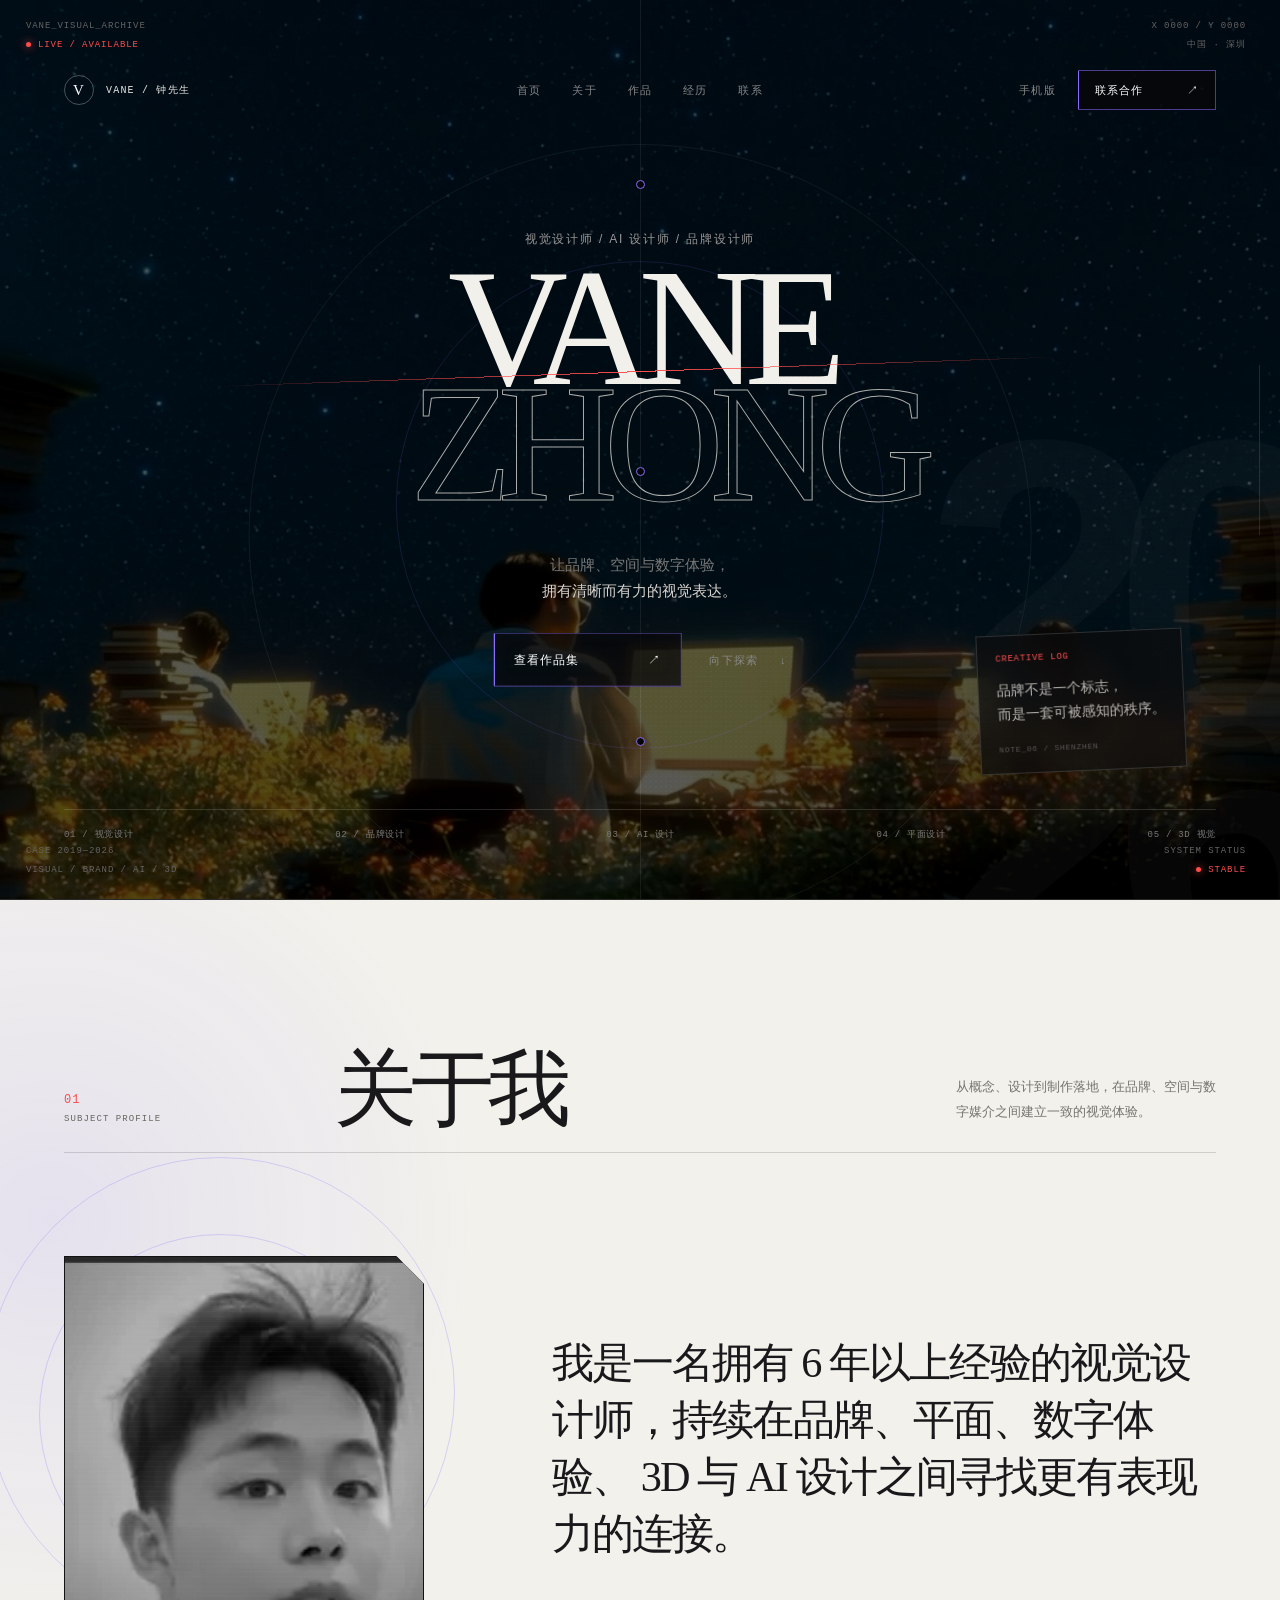
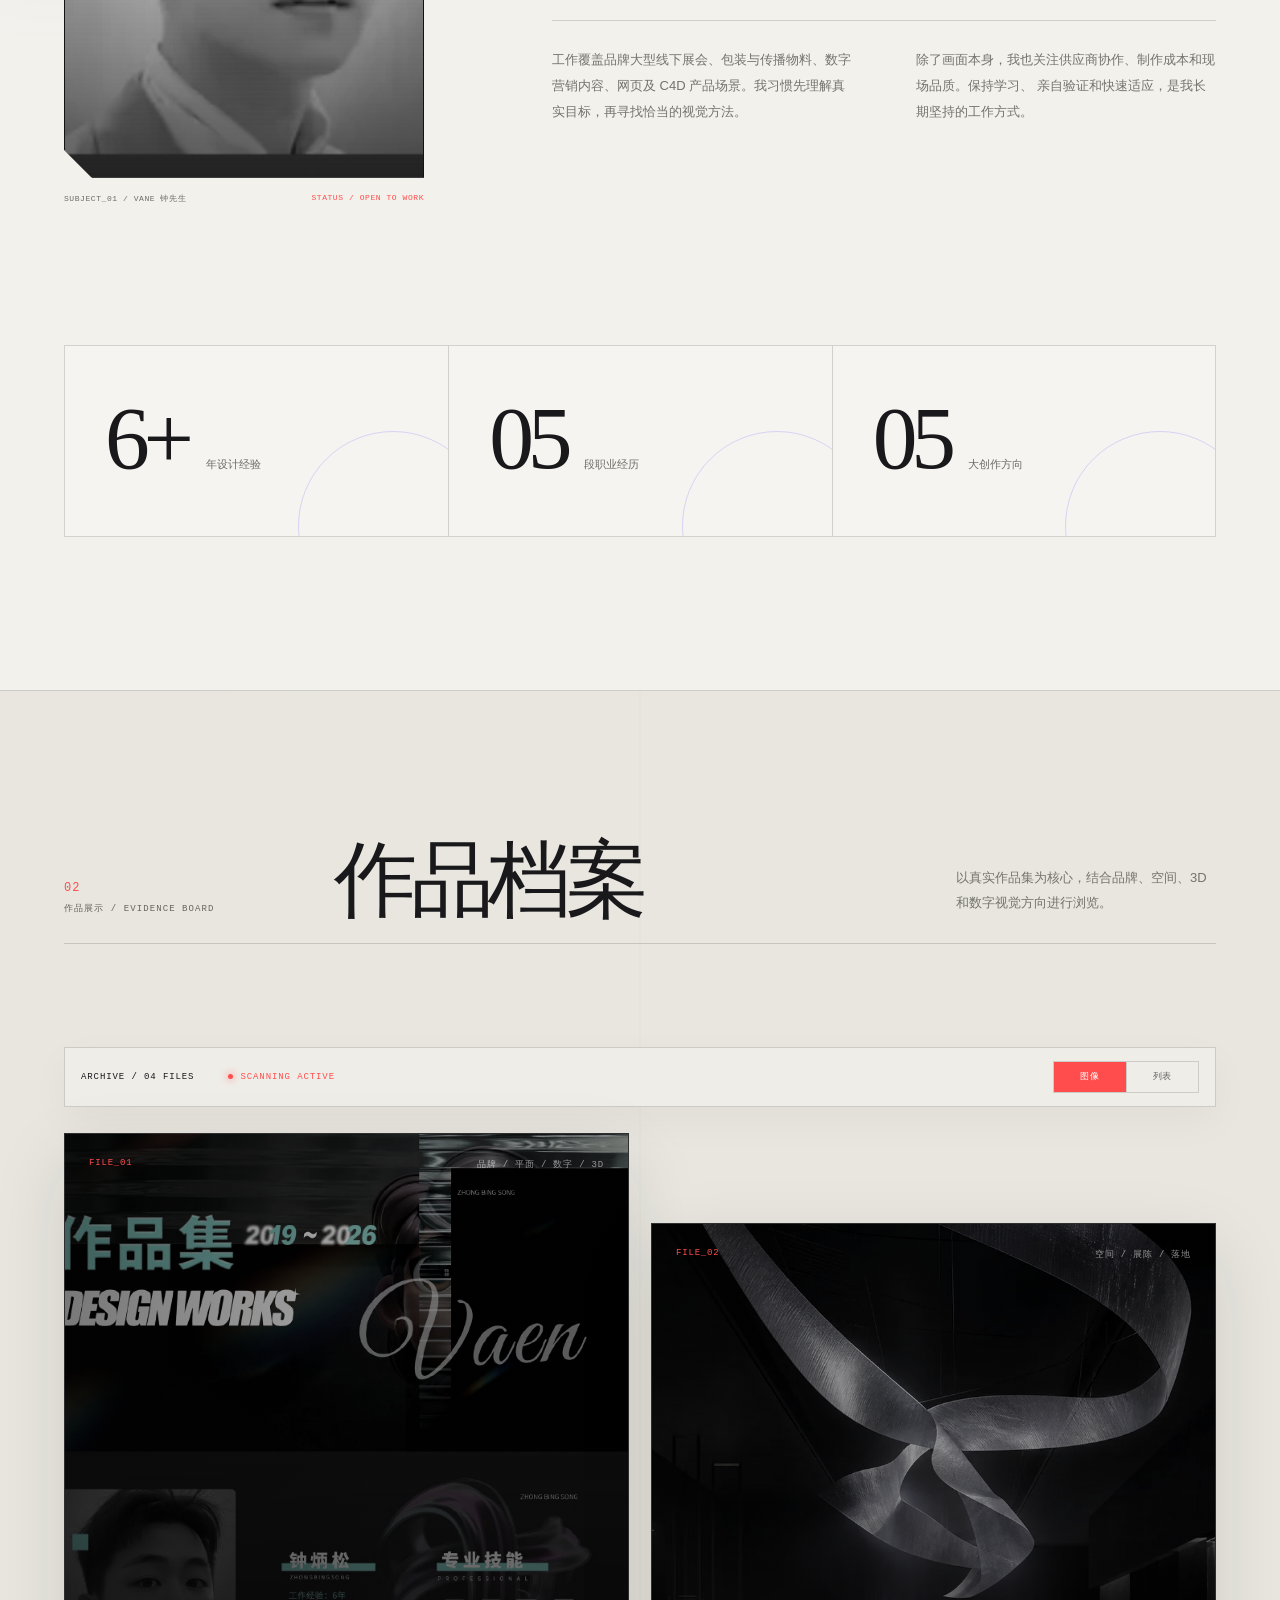
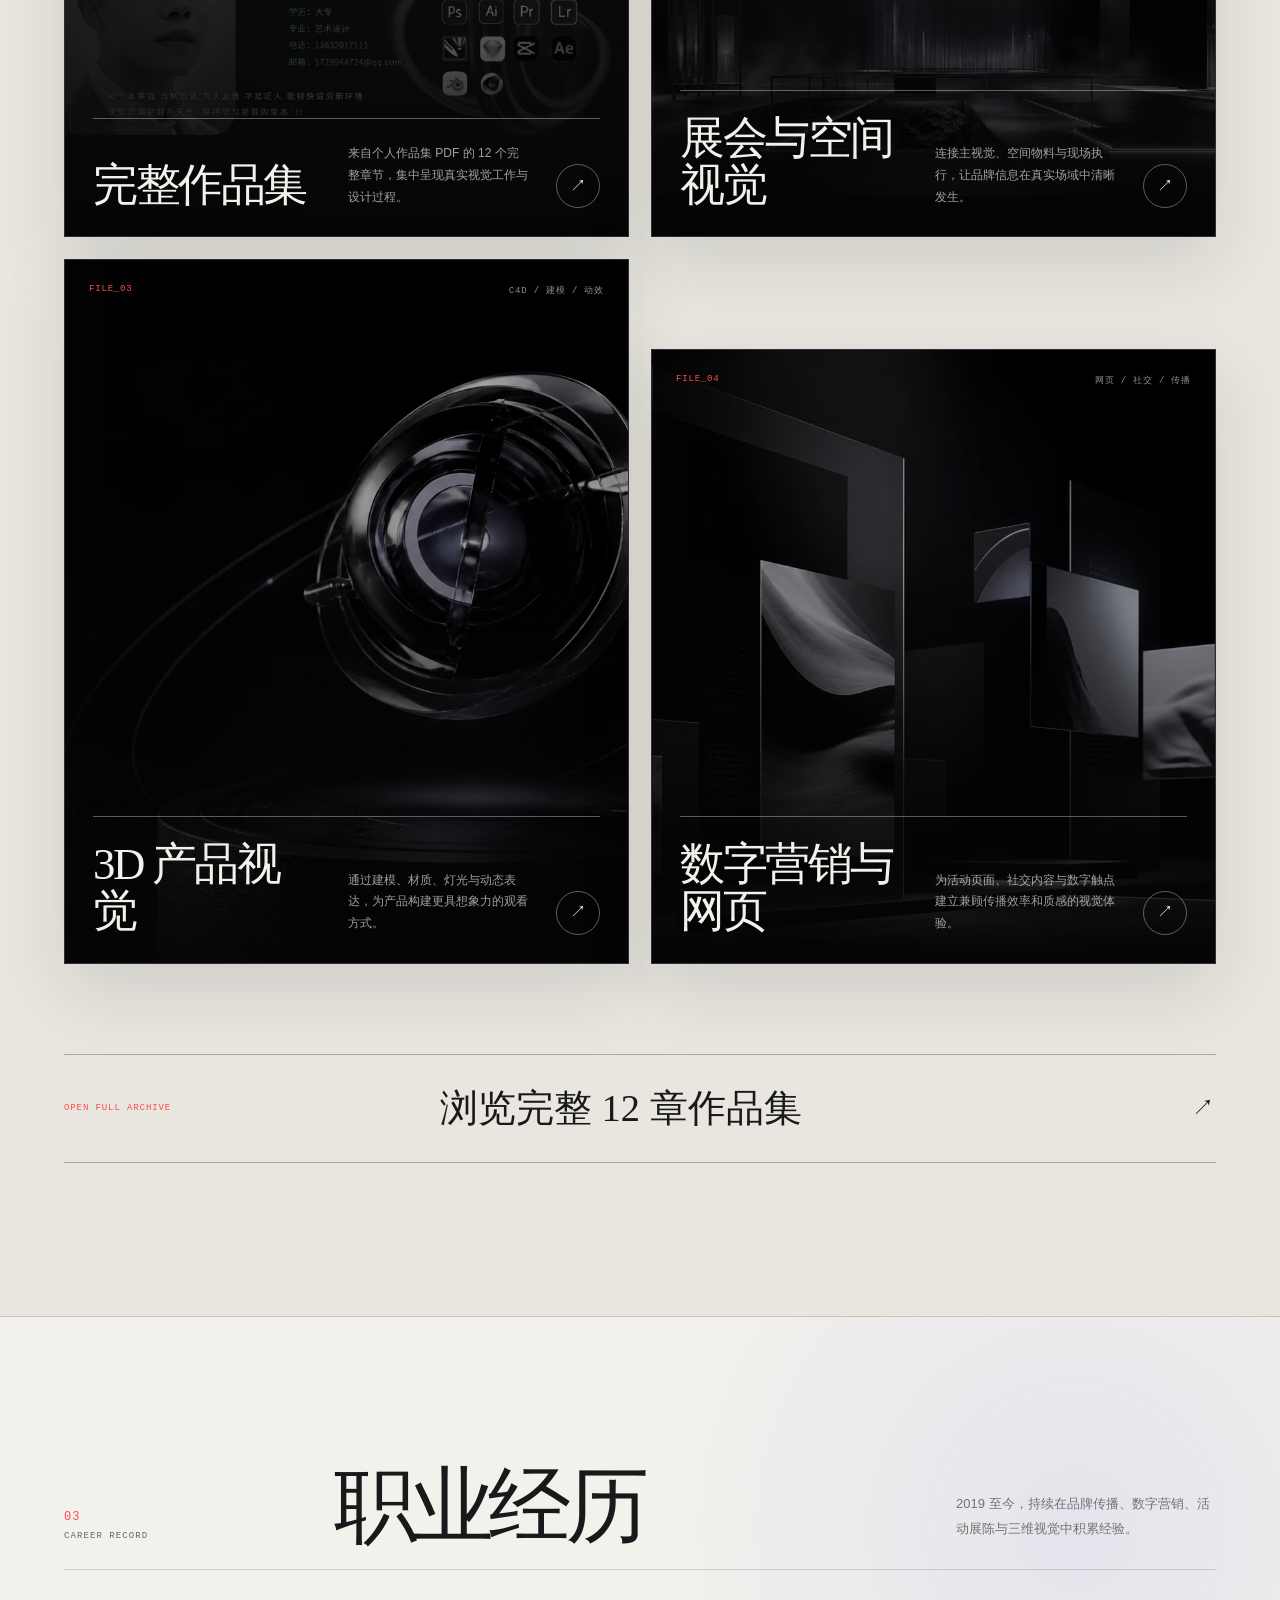
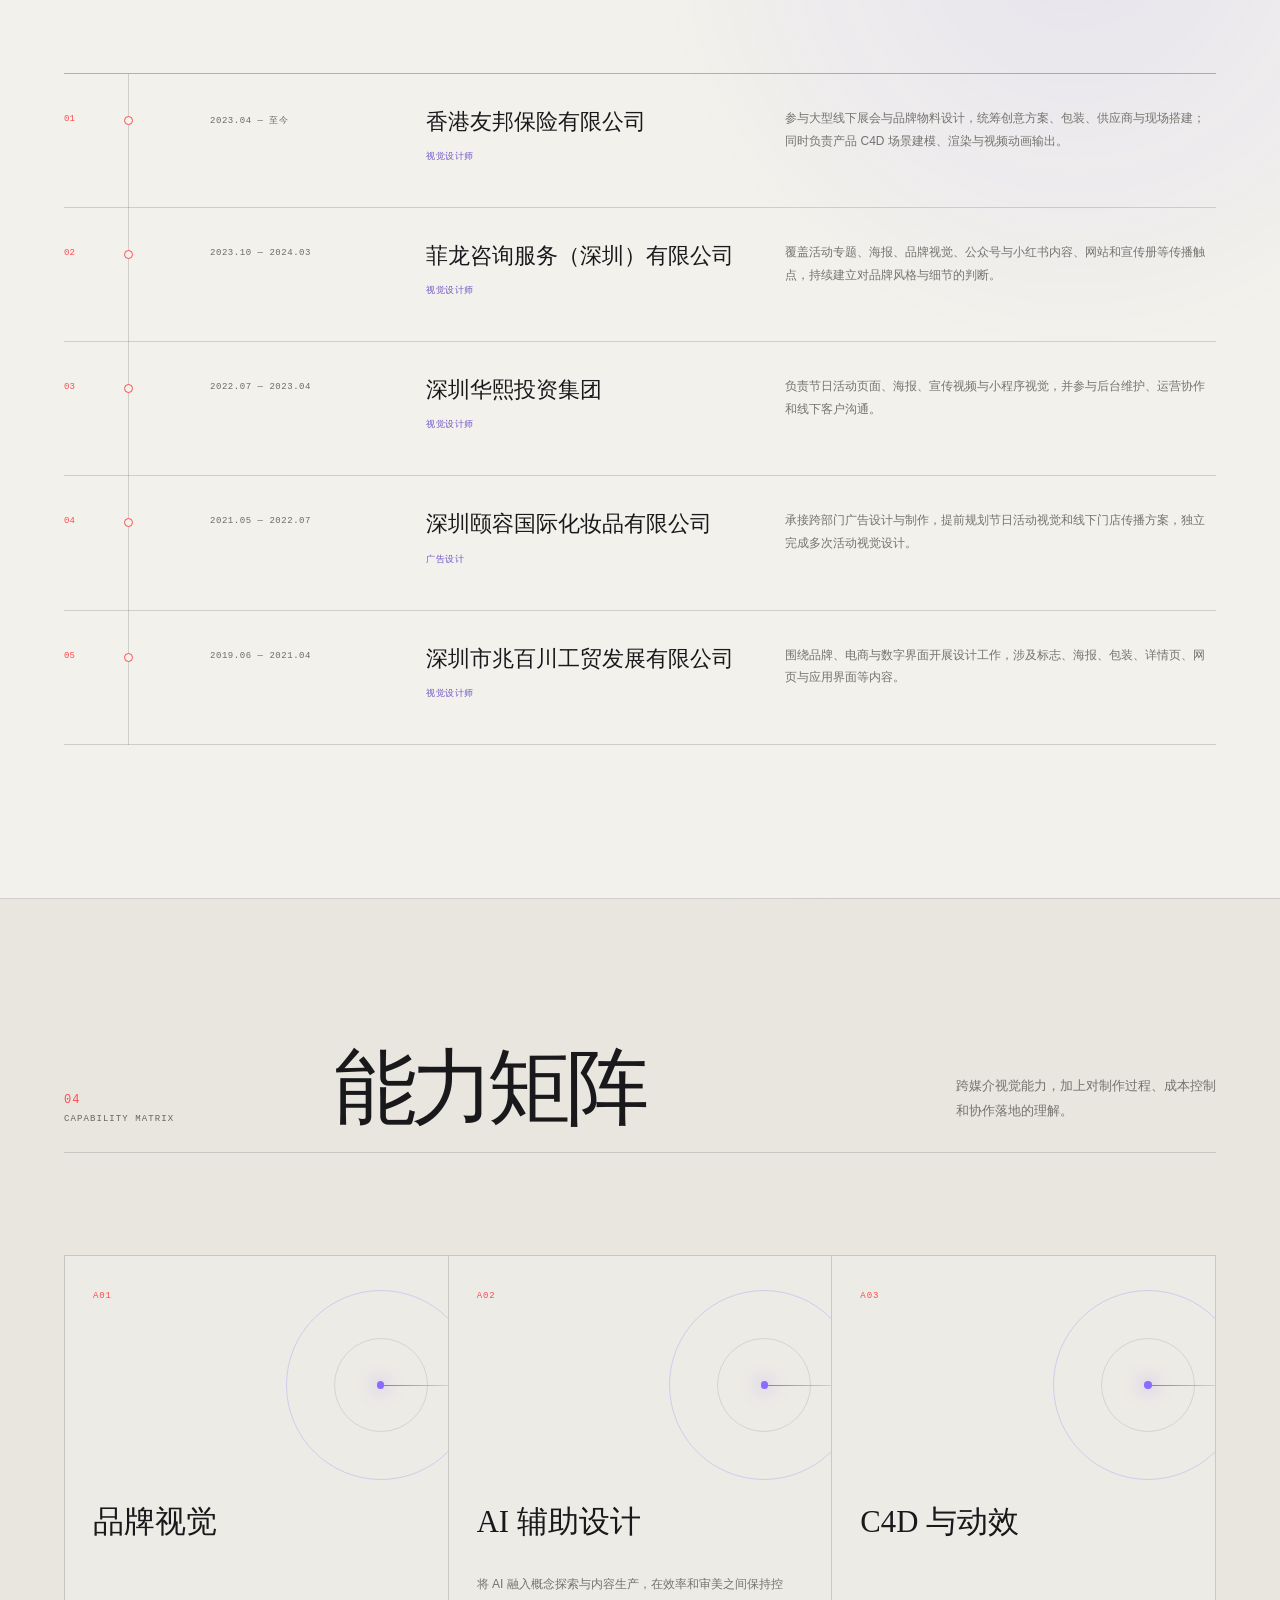
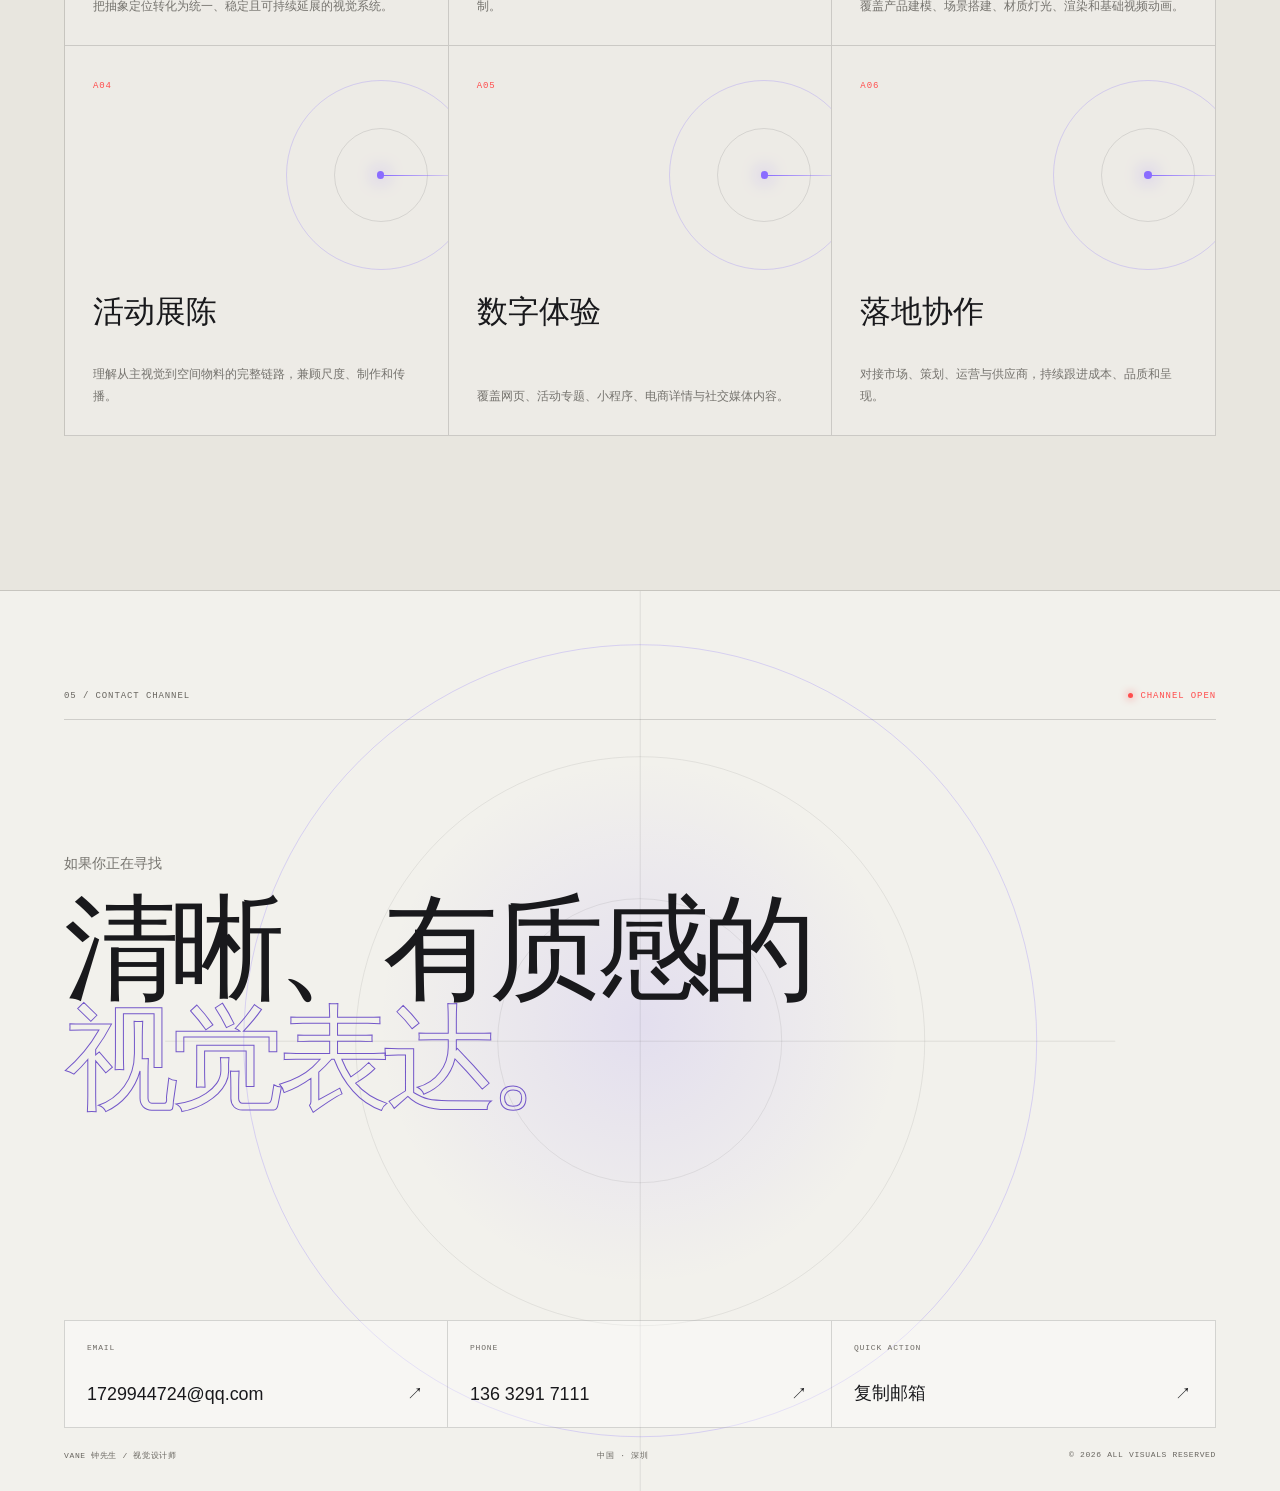
<file: mobile/index.html>
<!DOCTYPE html><html lang="zh-CN"><head><meta charSet="utf-8"/><meta name="viewport" content="width=device-width, initial-scale=1, viewport-fit=cover"/><link rel="preload" as="image" href="/assets/hero-cinematic-poster-v2.jpg" fetchPriority="high"/><link rel="preload" as="image" href="/assets/vane-avatar.webp"/><link rel="stylesheet" href="/_next/static/chunks/03rkr00e0to1t.css" data-precedence="next"/><link rel="preload" as="script" fetchPriority="low" href="/_next/static/chunks/1565v~spl0x2t.js"/><script src="/_next/static/chunks/12lqo4wcst74c.js" async=""></script><script src="/_next/static/chunks/13je0jha5i6.b.js" async=""></script><script src="/_next/static/chunks/0vr8x5c-gfil7.js" async=""></script><script src="/_next/static/chunks/turbopack-0apjbykiy0cpn.js" async=""></script><script src="/_next/static/chunks/11q-3mtsn6em~.js" async=""></script><script src="/_next/static/chunks/00dwf3xlex0q5.js" async=""></script><script src="/_next/static/chunks/06~hlu1s5q-nu.js" async=""></script><meta name="theme-color" content="#050506"/><title>Vane 手机版作品集</title><meta name="description" content="与电脑版本保持一致，并针对手机屏幕自适应的 Vane 视觉设计师作品集。"/><link rel="manifest" href="/manifest.webmanifest"/><meta property="og:title" content="Vane 钟先生｜视觉设计师作品集"/><meta property="og:description" content="视觉 / 品牌 / AI / 平面 / 3D 设计作品集。"/><meta property="og:url" content="https://so7song.com/"/><meta property="og:site_name" content="Vane 视觉设计师作品集"/><meta property="og:locale" content="zh_CN"/><meta property="og:image" content="https://so7song.com/og.jpg"/><meta property="og:image:width" content="1200"/><meta property="og:image:height" content="630"/><meta property="og:image:alt" content="Vane Zhong 视觉设计师作品集"/><meta property="og:type" content="website"/><meta name="twitter:card" content="summary_large_image"/><meta name="twitter:title" content="Vane 钟先生｜视觉设计师作品集"/><meta name="twitter:description" content="视觉 / 品牌 / AI / 平面 / 3D 设计作品集。"/><meta name="twitter:image" content="https://so7song.com/og.jpg"/><link rel="shortcut icon" href="/favicon.png"/><link rel="icon" href="/favicon.png"/><script src="/_next/static/chunks/03~yq9q893hmn.js" noModule=""></script></head><body><div hidden=""><!--$--><!--/$--></div><main class="case-site"><div class="boot-screen" aria-hidden="true"><div class="boot-mark">V</div><span>VISUAL ARCHIVE / LOADING</span><i></i><strong>ACCESS GRANTED</strong></div><div class="global-grid" aria-hidden="true"></div><div class="global-noise" aria-hidden="true"></div><div class="pointer-light" aria-hidden="true"></div><div class="scroll-rail" aria-hidden="true"><i></i></div><div class="desktop-hud" aria-hidden="true"><div class="hud-block hud-top-left"><span>VANE_VISUAL_ARCHIVE</span><span class="live-signal">LIVE / AVAILABLE</span></div><div class="hud-block hud-top-right"><span>X 0000 / Y 0000</span><span>中国 · 深圳</span></div><div class="hud-block hud-bottom-left"><span>CASE 2019—2026</span><span>VISUAL / BRAND / AI / 3D</span></div><div class="hud-block hud-bottom-right"><span>SYSTEM STATUS</span><span class="live-signal">STABLE</span></div></div><header class="case-header"><a class="case-brand" href="#home" aria-label="返回首页"><span>V</span><span>VANE / 钟先生</span></a><nav aria-label="页面导航"><a href="#home">首页</a><a href="#about">关于</a><a href="#work">作品</a><a href="#experience">经历</a><a href="#contact">联系</a></nav><div class="case-header-actions"><a class="mobile-version-link" href="/mobile/">手机版</a><a class="signal-button" href="#contact">联系合作 <span aria-hidden="true">↗</span></a></div></header><section class="case-hero" id="home" aria-label="首页"><div class="hero-background-media is-loading" aria-hidden="true"><img class="hero-background-poster" src="/assets/hero-cinematic-poster-v2.jpg" alt="" width="1280" height="716" fetchPriority="high"/><video class="hero-background-video" autoPlay="" loop="" muted="" playsInline="" preload="auto"><source src="/assets/hero-cinematic-v2.mp4" type="video/mp4"/></video></div><div class="case-hero-line" aria-hidden="true"><i></i><i></i><i></i></div><div class="floating-evidence evidence-note" aria-hidden="true"><span>CREATIVE LOG</span><p>品牌不是一个标志，<br/>而是一套可被感知的秩序。</p><small>NOTE_06 / SHENZHEN</small></div><div class="hero-dossier"><p class="hero-role">视觉设计师 / AI 设计师 / 品牌设计师</p><h1 class="kinetic-name"><span class="hero-name-word hero-name-vane">VANE</span><span class="hero-name-word hero-name-zhong">ZHONG</span><span class="hero-collision-sparks" aria-hidden="true"><i></i><i></i><i></i><i></i><i></i><i></i><i></i><i></i><i></i><i></i><i></i><i></i><b></b></span></h1><p class="hero-statement">让品牌、空间与数字体验，<strong>拥有清晰而有力的视觉表达。</strong></p><div class="hero-links"><a class="signal-button large hero-portfolio-button" href="/portfolio/">查看作品集 <span aria-hidden="true">↗</span></a><a class="text-link" href="#about">向下探索 <span aria-hidden="true">↓</span></a></div></div><div class="hero-disciplines" aria-label="五大创作方向"><span>01<!-- --> / <!-- -->视觉设计</span><span>02<!-- --> / <!-- -->品牌设计</span><span>03<!-- --> / <!-- -->AI 设计</span><span>04<!-- --> / <!-- -->平面设计</span><span>05<!-- --> / <!-- -->3D 视觉</span></div><div class="hero-year" aria-hidden="true">20<br/>26</div></section><section class="case-about case-section" id="about"><div class="case-shell"><div class="case-section-heading"><div class="case-section-code"><span>01</span><span>SUBJECT PROFILE</span></div><h2>关于我</h2><p>从概念、设计到制作落地，在品牌、空间与数字媒介之间建立一致的视觉体验。</p></div><div class="profile-layout"><figure class="profile-photo"><div class="photo-frame"><img src="/assets/vane-avatar.webp" alt="Vane 钟先生" width="520" height="520"/></div><figcaption><span>SUBJECT_01 / VANE 钟先生</span><span>STATUS / OPEN TO WORK</span></figcaption></figure><div class="profile-copy"><p class="profile-lead">我是一名拥有 6 年以上经验的视觉设计师，持续在品牌、平面、数字体验、 3D 与 AI 设计之间寻找更有表现力的连接。</p><div class="profile-details"><p>工作覆盖品牌大型线下展会、包装与传播物料、数字营销内容、网页及 C4D 产品场景。我习惯先理解真实目标，再寻找恰当的视觉方法。</p><p>除了画面本身，我也关注供应商协作、制作成本和现场品质。保持学习、 亲自验证和快速适应，是我长期坚持的工作方式。</p></div></div></div><div class="case-stats" aria-label="六年以上经验与五大创作方向"><div class="case-stat"><strong>6+</strong><span>年设计经验</span><i aria-hidden="true"></i></div><div class="case-stat"><strong>05</strong><span>段职业经历</span><i aria-hidden="true"></i></div><div class="case-stat"><strong>05</strong><span>大创作方向</span><i aria-hidden="true"></i></div></div></div></section><section class="case-work case-section" id="work"><div class="case-shell"><div class="case-section-heading"><div class="case-section-code"><span>02</span><span>作品展示 / EVIDENCE BOARD</span></div><h2>作品档案</h2><p>以真实作品集为核心，结合品牌、空间、3D 和数字视觉方向进行浏览。</p></div><div class="work-toolbar"><div><span>ARCHIVE / 04 FILES</span><span class="live-signal">SCANNING ACTIVE</span></div><div class="view-switch" aria-label="项目显示方式"><button type="button" class="active" aria-pressed="true">图像</button><button type="button" class="" aria-pressed="false">列表</button></div></div><div class="evidence-grid "><a class="evidence-card" href="/portfolio"><div class="evidence-image"><picture><source media="(max-width: 760px)" srcSet="/assets/portfolio/mobile/portfolio-01.webp"/><img src="/assets/portfolio/portfolio-01.webp" alt="完整作品集" loading="lazy"/></picture><div class="scan-line" aria-hidden="true"></div></div><div class="evidence-card-meta"><span>FILE_<!-- -->01</span><span>品牌 / 平面 / 数字 / 3D</span></div><div class="evidence-card-copy"><h3>完整作品集</h3><p>来自个人作品集 PDF 的 12 个完整章节，集中呈现真实视觉工作与设计过程。</p><span class="round-arrow"><span aria-hidden="true">↗</span></span></div></a><a class="evidence-card" href="/portfolio"><div class="evidence-image"><img src="/assets/project-space.webp" alt="展会与空间视觉" loading="lazy"/><div class="scan-line" aria-hidden="true"></div></div><div class="evidence-card-meta"><span>FILE_<!-- -->02</span><span>空间 / 展陈 / 落地</span></div><div class="evidence-card-copy"><h3>展会与空间视觉</h3><p>连接主视觉、空间物料与现场执行，让品牌信息在真实场域中清晰发生。</p><span class="round-arrow"><span aria-hidden="true">↗</span></span></div></a><a class="evidence-card" href="/portfolio"><div class="evidence-image"><img src="/assets/project-3d.webp" alt="3D 产品视觉" loading="lazy"/><div class="scan-line" aria-hidden="true"></div></div><div class="evidence-card-meta"><span>FILE_<!-- -->03</span><span>C4D / 建模 / 动效</span></div><div class="evidence-card-copy"><h3>3D 产品视觉</h3><p>通过建模、材质、灯光与动态表达，为产品构建更具想象力的观看方式。</p><span class="round-arrow"><span aria-hidden="true">↗</span></span></div></a><a class="evidence-card" href="/portfolio"><div class="evidence-image"><img src="/assets/project-digital.webp" alt="数字营销与网页" loading="lazy"/><div class="scan-line" aria-hidden="true"></div></div><div class="evidence-card-meta"><span>FILE_<!-- -->04</span><span>网页 / 社交 / 传播</span></div><div class="evidence-card-copy"><h3>数字营销与网页</h3><p>为活动页面、社交内容与数字触点建立兼顾传播效率和质感的视觉体验。</p><span class="round-arrow"><span aria-hidden="true">↗</span></span></div></a></div><a class="archive-link" href="/portfolio/"><span>OPEN FULL ARCHIVE</span><strong>浏览完整 12 章作品集</strong><span aria-hidden="true">↗</span></a></div></section><section class="case-experience case-section" id="experience"><div class="case-shell"><div class="case-section-heading"><div class="case-section-code"><span>03</span><span>CAREER RECORD</span></div><h2>职业经历</h2><p>2019 至今，持续在品牌传播、数字营销、活动展陈与三维视觉中积累经验。</p></div><div class="career-board"><div class="career-spine" aria-hidden="true"></div><article class="career-file"><div class="career-index"><span>01</span><i></i></div><time>2023.04 — 至今</time><div class="career-title"><h3>香港友邦保险有限公司</h3><span>视觉设计师</span></div><p>参与大型线下展会与品牌物料设计，统筹创意方案、包装、供应商与现场搭建；同时负责产品 C4D 场景建模、渲染与视频动画输出。</p></article><article class="career-file"><div class="career-index"><span>02</span><i></i></div><time>2023.10 — 2024.03</time><div class="career-title"><h3>菲龙咨询服务（深圳）有限公司</h3><span>视觉设计师</span></div><p>覆盖活动专题、海报、品牌视觉、公众号与小红书内容、网站和宣传册等传播触点，持续建立对品牌风格与细节的判断。</p></article><article class="career-file"><div class="career-index"><span>03</span><i></i></div><time>2022.07 — 2023.04</time><div class="career-title"><h3>深圳华熙投资集团</h3><span>视觉设计师</span></div><p>负责节日活动页面、海报、宣传视频与小程序视觉，并参与后台维护、运营协作和线下客户沟通。</p></article><article class="career-file"><div class="career-index"><span>04</span><i></i></div><time>2021.05 — 2022.07</time><div class="career-title"><h3>深圳颐容国际化妆品有限公司</h3><span>广告设计</span></div><p>承接跨部门广告设计与制作，提前规划节日活动视觉和线下门店传播方案，独立完成多次活动视觉设计。</p></article><article class="career-file"><div class="career-index"><span>05</span><i></i></div><time>2019.06 — 2021.04</time><div class="career-title"><h3>深圳市兆百川工贸发展有限公司</h3><span>视觉设计师</span></div><p>围绕品牌、电商与数字界面开展设计工作，涉及标志、海报、包装、详情页、网页与应用界面等内容。</p></article></div></div></section><section class="case-strengths case-section" id="strengths"><div class="case-shell"><div class="case-section-heading"><div class="case-section-code"><span>04</span><span>CAPABILITY MATRIX</span></div><h2>能力矩阵</h2><p>跨媒介视觉能力，加上对制作过程、成本控制和协作落地的理解。</p></div><div class="capability-grid"><article class="capability-card"><span>A01</span><div class="capability-radar" aria-hidden="true"><i></i></div><h3>品牌视觉</h3><p>把抽象定位转化为统一、稳定且可持续延展的视觉系统。</p></article><article class="capability-card"><span>A02</span><div class="capability-radar" aria-hidden="true"><i></i></div><h3>AI 辅助设计</h3><p>将 AI 融入概念探索与内容生产，在效率和审美之间保持控制。</p></article><article class="capability-card"><span>A03</span><div class="capability-radar" aria-hidden="true"><i></i></div><h3>C4D 与动效</h3><p>覆盖产品建模、场景搭建、材质灯光、渲染和基础视频动画。</p></article><article class="capability-card"><span>A04</span><div class="capability-radar" aria-hidden="true"><i></i></div><h3>活动展陈</h3><p>理解从主视觉到空间物料的完整链路，兼顾尺度、制作和传播。</p></article><article class="capability-card"><span>A05</span><div class="capability-radar" aria-hidden="true"><i></i></div><h3>数字体验</h3><p>覆盖网页、活动专题、小程序、电商详情与社交媒体内容。</p></article><article class="capability-card"><span>A06</span><div class="capability-radar" aria-hidden="true"><i></i></div><h3>落地协作</h3><p>对接市场、策划、运营与供应商，持续跟进成本、品质和呈现。</p></article></div></div></section><section class="case-contact" id="contact"><div class="contact-crosshair" aria-hidden="true"><i></i><b></b></div><div class="case-shell contact-shell"><div class="contact-status"><span>05 / CONTACT CHANNEL</span><span class="live-signal">CHANNEL OPEN</span></div><p>如果你正在寻找</p><h2>清晰、有质感的<br/><em>视觉表达。</em></h2><div class="contact-grid"><a href="mailto:1729944724@qq.com"><span>EMAIL</span><strong>1729944724@qq.com</strong><span aria-hidden="true">↗</span></a><a href="tel:13632917111"><span>PHONE</span><strong>136 3291 7111</strong><span aria-hidden="true">↗</span></a><button type="button" aria-live="polite"><span>QUICK ACTION</span><strong>复制邮箱</strong><span aria-hidden="true">↗</span></button></div><footer class="case-footer"><span>VANE 钟先生 / 视觉设计师</span><span>中国 · 深圳</span><span>© <!-- -->2026<!-- --> ALL VISUALS RESERVED</span></footer></div></section><a class="mobile-app-fab" href="/mobile/" aria-label="打开手机版作品集"><span>APP</span><strong>手机版</strong></a></main><!--$--><!--/$--><script src="/_next/static/chunks/1565v~spl0x2t.js" id="_R_" async=""></script><script>(self.__next_f=self.__next_f||[]).push([0])</script><script>self.__next_f.push([1,"1:\"$Sreact.fragment\"\n2:I[22378,[\"/_next/static/chunks/11q-3mtsn6em~.js\",\"/_next/static/chunks/00dwf3xlex0q5.js\"],\"default\"]\n3:I[99582,[\"/_next/static/chunks/11q-3mtsn6em~.js\",\"/_next/static/chunks/00dwf3xlex0q5.js\"],\"default\"]\n4:I[31713,[\"/_next/static/chunks/11q-3mtsn6em~.js\",\"/_next/static/chunks/00dwf3xlex0q5.js\",\"/_next/static/chunks/06~hlu1s5q-nu.js\"],\"default\"]\n5:I[25326,[\"/_next/static/chunks/11q-3mtsn6em~.js\",\"/_next/static/chunks/00dwf3xlex0q5.js\"],\"OutletBoundary\"]\n6:\"$Sreact.suspense\"\n9:I[25326,[\"/_next/static/chunks/11q-3mtsn6em~.js\",\"/_next/static/chunks/00dwf3xlex0q5.js\"],\"ViewportBoundary\"]\nb:I[25326,[\"/_next/static/chunks/11q-3mtsn6em~.js\",\"/_next/static/chunks/00dwf3xlex0q5.js\"],\"MetadataBoundary\"]\nd:I[95394,[\"/_next/static/chunks/11q-3mtsn6em~.js\",\"/_next/static/chunks/00dwf3xlex0q5.js\"],\"default\",1]\n:HL[\"/_next/static/chunks/03rkr00e0to1t.css\",\"style\"]\n"])</script><script>self.__next_f.push([1,"0:{\"P\":null,\"c\":[\"\",\"mobile\",\"\"],\"q\":\"\",\"i\":false,\"f\":[[[\"\",{\"children\":[\"mobile\",{\"children\":[\"__PAGE__\",{}]}]},\"$undefined\",\"$undefined\",16],[[\"$\",\"$1\",\"c\",{\"children\":[[[\"$\",\"link\",\"0\",{\"rel\":\"stylesheet\",\"href\":\"/_next/static/chunks/03rkr00e0to1t.css\",\"precedence\":\"next\",\"crossOrigin\":\"$undefined\",\"nonce\":\"$undefined\"}],[\"$\",\"script\",\"script-0\",{\"src\":\"/_next/static/chunks/11q-3mtsn6em~.js\",\"async\":true,\"nonce\":\"$undefined\"}],[\"$\",\"script\",\"script-1\",{\"src\":\"/_next/static/chunks/00dwf3xlex0q5.js\",\"async\":true,\"nonce\":\"$undefined\"}]],[\"$\",\"html\",null,{\"lang\":\"zh-CN\",\"children\":[\"$\",\"body\",null,{\"children\":[\"$\",\"$L2\",null,{\"parallelRouterKey\":\"children\",\"error\":\"$undefined\",\"errorStyles\":\"$undefined\",\"errorScripts\":\"$undefined\",\"template\":[\"$\",\"$L3\",null,{}],\"templateStyles\":\"$undefined\",\"templateScripts\":\"$undefined\",\"notFound\":[[[\"$\",\"title\",null,{\"children\":\"404: This page could not be found.\"}],[\"$\",\"div\",null,{\"style\":{\"fontFamily\":\"system-ui,\\\"Segoe UI\\\",Roboto,Helvetica,Arial,sans-serif,\\\"Apple Color Emoji\\\",\\\"Segoe UI Emoji\\\"\",\"height\":\"100vh\",\"textAlign\":\"center\",\"display\":\"flex\",\"flexDirection\":\"column\",\"alignItems\":\"center\",\"justifyContent\":\"center\"},\"children\":[\"$\",\"div\",null,{\"children\":[[\"$\",\"style\",null,{\"dangerouslySetInnerHTML\":{\"__html\":\"body{color:#000;background:#fff;margin:0}.next-error-h1{border-right:1px solid rgba(0,0,0,.3)}@media (prefers-color-scheme:dark){body{color:#fff;background:#000}.next-error-h1{border-right:1px solid rgba(255,255,255,.3)}}\"}}],[\"$\",\"h1\",null,{\"className\":\"next-error-h1\",\"style\":{\"display\":\"inline-block\",\"margin\":\"0 20px 0 0\",\"padding\":\"0 23px 0 0\",\"fontSize\":24,\"fontWeight\":500,\"verticalAlign\":\"top\",\"lineHeight\":\"49px\"},\"children\":404}],[\"$\",\"div\",null,{\"style\":{\"display\":\"inline-block\"},\"children\":[\"$\",\"h2\",null,{\"style\":{\"fontSize\":14,\"fontWeight\":400,\"lineHeight\":\"49px\",\"margin\":0},\"children\":\"This page could not be found.\"}]}]]}]}]],[]],\"forbidden\":\"$undefined\",\"unauthorized\":\"$undefined\"}]}]}]]}],{\"children\":[[\"$\",\"$1\",\"c\",{\"children\":[null,[\"$\",\"$L2\",null,{\"parallelRouterKey\":\"children\",\"error\":\"$undefined\",\"errorStyles\":\"$undefined\",\"errorScripts\":\"$undefined\",\"template\":[\"$\",\"$L3\",null,{}],\"templateStyles\":\"$undefined\",\"templateScripts\":\"$undefined\",\"notFound\":\"$undefined\",\"forbidden\":\"$undefined\",\"unauthorized\":\"$undefined\"}]]}],{\"children\":[[\"$\",\"$1\",\"c\",{\"children\":[[\"$\",\"$L4\",null,{}],[[\"$\",\"script\",\"script-0\",{\"src\":\"/_next/static/chunks/06~hlu1s5q-nu.js\",\"async\":true,\"nonce\":\"$undefined\"}]],[\"$\",\"$L5\",null,{\"children\":[\"$\",\"$6\",null,{\"name\":\"Next.MetadataOutlet\",\"children\":\"$@7\"}]}]]}],{},null,false,null]},null,false,\"$@8\"]},null,false,null],[\"$\",\"$1\",\"h\",{\"children\":[null,[\"$\",\"$L9\",null,{\"children\":\"$La\"}],[\"$\",\"div\",null,{\"hidden\":true,\"children\":[\"$\",\"$Lb\",null,{\"children\":[\"$\",\"$6\",null,{\"name\":\"Next.Metadata\",\"children\":\"$Lc\"}]}]}],null]}],false]],\"m\":\"$undefined\",\"G\":[\"$d\",[[\"$\",\"link\",\"0\",{\"rel\":\"stylesheet\",\"href\":\"/_next/static/chunks/03rkr00e0to1t.css\",\"precedence\":\"next\",\"crossOrigin\":\"$undefined\",\"nonce\":\"$undefined\"}]]],\"S\":true,\"h\":null,\"s\":\"$undefined\",\"l\":\"$undefined\",\"p\":\"$undefined\",\"d\":\"$undefined\",\"b\":\"R_z2vBIC79JuWAGrQL880\"}\n"])</script><script>self.__next_f.push([1,"e:[]\n8:\"$We\"\n"])</script><script>self.__next_f.push([1,"a:[[\"$\",\"meta\",\"0\",{\"charSet\":\"utf-8\"}],[\"$\",\"meta\",\"1\",{\"name\":\"viewport\",\"content\":\"width=device-width, initial-scale=1, viewport-fit=cover\"}],[\"$\",\"meta\",\"2\",{\"name\":\"theme-color\",\"content\":\"#050506\"}]]\n"])</script><script>self.__next_f.push([1,"f:I[20676,[\"/_next/static/chunks/11q-3mtsn6em~.js\",\"/_next/static/chunks/00dwf3xlex0q5.js\"],\"IconMark\"]\n7:null\n"])</script><script>self.__next_f.push([1,"c:[[\"$\",\"title\",\"0\",{\"children\":\"Vane 手机版作品集\"}],[\"$\",\"meta\",\"1\",{\"name\":\"description\",\"content\":\"与电脑版本保持一致，并针对手机屏幕自适应的 Vane 视觉设计师作品集。\"}],[\"$\",\"link\",\"2\",{\"rel\":\"manifest\",\"href\":\"/manifest.webmanifest\",\"crossOrigin\":\"$undefined\"}],[\"$\",\"meta\",\"3\",{\"property\":\"og:title\",\"content\":\"Vane 钟先生｜视觉设计师作品集\"}],[\"$\",\"meta\",\"4\",{\"property\":\"og:description\",\"content\":\"视觉 / 品牌 / AI / 平面 / 3D 设计作品集。\"}],[\"$\",\"meta\",\"5\",{\"property\":\"og:url\",\"content\":\"https://so7song.com/\"}],[\"$\",\"meta\",\"6\",{\"property\":\"og:site_name\",\"content\":\"Vane 视觉设计师作品集\"}],[\"$\",\"meta\",\"7\",{\"property\":\"og:locale\",\"content\":\"zh_CN\"}],[\"$\",\"meta\",\"8\",{\"property\":\"og:image\",\"content\":\"https://so7song.com/og.jpg\"}],[\"$\",\"meta\",\"9\",{\"property\":\"og:image:width\",\"content\":\"1200\"}],[\"$\",\"meta\",\"10\",{\"property\":\"og:image:height\",\"content\":\"630\"}],[\"$\",\"meta\",\"11\",{\"property\":\"og:image:alt\",\"content\":\"Vane Zhong 视觉设计师作品集\"}],[\"$\",\"meta\",\"12\",{\"property\":\"og:type\",\"content\":\"website\"}],[\"$\",\"meta\",\"13\",{\"name\":\"twitter:card\",\"content\":\"summary_large_image\"}],[\"$\",\"meta\",\"14\",{\"name\":\"twitter:title\",\"content\":\"Vane 钟先生｜视觉设计师作品集\"}],[\"$\",\"meta\",\"15\",{\"name\":\"twitter:description\",\"content\":\"视觉 / 品牌 / AI / 平面 / 3D 设计作品集。\"}],[\"$\",\"meta\",\"16\",{\"name\":\"twitter:image\",\"content\":\"https://so7song.com/og.jpg\"}],[\"$\",\"link\",\"17\",{\"rel\":\"shortcut icon\",\"href\":\"/favicon.png\"}],[\"$\",\"link\",\"18\",{\"rel\":\"icon\",\"href\":\"/favicon.png\"}],[\"$\",\"$Lf\",\"19\",{}]]\n"])</script></body></html>
</file>
<file: _next/static/chunks/03rkr00e0to1t.css>
:root{--ink:#050505;--ink-soft:#0b0b0c;--panel:#0e0e10;--paper:#e9e7e2;--muted:#8b8988;--line:#ffffff24;--line-strong:#ffffff47;--signal:#8a6cff;--signal-hot:#ff4d4d;--signal-pale:#c6baff;--max:1700px;--pointer-x:50vw;--pointer-y:50vh;--pointer-px:.5;--pointer-py:.5;--scroll-progress:0}*{box-sizing:border-box}html{background:var(--ink);scroll-behavior:smooth}body{background:var(--ink);color:var(--paper);text-rendering:optimizelegibility;-webkit-font-smoothing:antialiased;margin:0;font-family:Inter,PingFang SC,Hiragino Sans GB,Microsoft YaHei,Arial,sans-serif;overflow-x:hidden}a{color:inherit;text-decoration:none}button{color:inherit;font:inherit}img,video{max-width:100%;display:block}::selection{background:var(--signal);color:#fff}:focus-visible{outline:1px solid var(--signal-pale);outline-offset:5px}.case-site{background:var(--ink);min-height:100vh;position:relative;overflow:clip}.case-shell{z-index:2;width:min(calc(100% - 128px), var(--max));margin:0 auto;position:relative}.global-grid,.global-noise,.pointer-light{z-index:60;pointer-events:none;position:fixed;inset:0}.global-grid{z-index:0;opacity:.28;background-image:linear-gradient(#ffffff09 1px,#0000 1px),linear-gradient(90deg,#ffffff09 1px,#0000 1px);background-size:72px 72px;-webkit-mask-image:linear-gradient(#000,#0000 94%);mask-image:linear-gradient(#000,#0000 94%)}.global-noise{z-index:70;opacity:.06;mix-blend-mode:overlay;background-image:radial-gradient(circle at 20% 30%,#fff 0 .5px,#0000 .8px),radial-gradient(circle at 70% 60%,#fff 0 .4px,#0000 .7px);background-size:5px 5px,7px 7px}.pointer-light{z-index:1;background:radial-gradient(520px circle at var(--pointer-x) var(--pointer-y), #8a6cff17, transparent 70%)}.scroll-rail{z-index:82;background:#ffffff1f;width:1px;height:170px;position:fixed;top:50%;right:20px;transform:translateY(-50%)}.scroll-rail i{width:1px;height:calc(100% * var(--scroll-progress));background:var(--signal-hot);box-shadow:0 0 12px var(--signal-hot);position:absolute;top:0;left:0}.desktop-hud{z-index:81;pointer-events:none;position:fixed;inset:0}.hud-block{color:#656363;letter-spacing:.1em;flex-direction:column;gap:5px;font-family:SFMono-Regular,Consolas,monospace;font-size:9px;line-height:1.55;display:flex;position:absolute}.hud-top-left{top:20px;left:26px}.hud-top-right{align-items:flex-end;top:20px;right:34px}.hud-bottom-left{bottom:22px;left:26px}.hud-bottom-right{align-items:flex-end;bottom:22px;right:34px}.live-signal{color:var(--signal-hot)!important}.live-signal:before{content:"";background:currentColor;border-radius:50%;width:5px;height:5px;margin-right:7px;animation:1.6s ease-in-out infinite signal-pulse;display:inline-block;box-shadow:0 0 9px}.boot-screen{z-index:999;color:#777;letter-spacing:.16em;pointer-events:none;background:#050505;align-content:center;place-items:center;gap:16px;font-family:SFMono-Regular,Consolas,monospace;font-size:10px;animation:1.8s cubic-bezier(.77,0,.18,1) .4s forwards boot-away;display:grid;position:fixed;inset:0}.boot-mark{color:#fff;border:1px solid #333;border-radius:50%;place-items:center;width:74px;height:74px;font-family:Georgia,Times New Roman,serif;font-size:34px;display:grid}.boot-screen i{background:#222;width:220px;height:1px;position:relative;overflow:hidden}.boot-screen i:after{background:var(--signal-hot);content:"";animation:1.05s ease-out forwards boot-load;position:absolute;inset:0;transform:translate(-100%)}.boot-screen strong{color:var(--signal-hot);opacity:0;font-size:9px;font-weight:400;animation:.2s 1.05s forwards boot-access}.case-header{z-index:90;-webkit-backdrop-filter:none;backdrop-filter:none;background:0 0;border:0;grid-template-columns:1fr auto 1fr;align-items:center;min-height:56px;display:grid;position:absolute;top:62px;left:64px;right:64px}.case-brand{letter-spacing:.12em;align-items:center;gap:12px;width:fit-content;font-family:SFMono-Regular,Consolas,monospace;font-size:10px;display:flex}.case-brand>span:first-child{border:1px solid var(--line-strong);color:#fff;border-radius:50%;place-items:center;width:30px;height:30px;font-family:Georgia,Times New Roman,serif;font-size:15px;display:grid}.case-header nav{gap:clamp(20px,2.4vw,46px);display:flex}.case-header nav a,.mobile-version-link{color:#888;letter-spacing:.12em;font-size:11px;transition:color .22s;position:relative}.case-header nav a:after{background:var(--signal-hot);content:"";transform-origin:100%;height:1px;transition:transform .26s;position:absolute;bottom:-21px;left:0;right:0;transform:scaleX(0)}.case-header nav a:hover,.mobile-version-link:hover{color:#fff}.case-header nav a:hover:after{transform-origin:0;transform:scaleX(1)}.case-header-actions{justify-self:end;align-items:center;gap:22px;display:flex}.signal-button{background:linear-gradient(90deg, var(--signal) 0 50%, transparent 50% 100%) 100% 0 / 200% 100% no-repeat, #080809bd;color:#fff;letter-spacing:.08em;border:1px solid #8a6cff8a;justify-content:space-between;align-items:center;gap:24px;min-width:138px;height:40px;padding:0 16px;font-size:11px;transition:background-position .38s cubic-bezier(.22,1,.36,1),border-color .22s;display:inline-flex}.signal-button:hover{border-color:var(--signal-pale);background-position:0 0}.signal-button.large{min-width:188px;height:54px;padding:0 20px;font-size:12px}.hero-portfolio-button{isolation:isolate;animation:5.6s ease-in-out infinite hero-button-breathe;position:relative;overflow:hidden;box-shadow:0 0 #8a6cff00,inset 0 0 22px #8a6cff09}.hero-portfolio-button:before{z-index:-1;content:"";pointer-events:none;background:linear-gradient(90deg,#0000,#fff3,#a898ff61,#0000);width:26%;height:240%;animation:5.6s cubic-bezier(.22,1,.36,1) infinite hero-button-scan;position:absolute;top:-70%;left:-40%;transform:translate(-220%)rotate(14deg)}.hero-portfolio-button>span{animation:5.6s cubic-bezier(.22,1,.36,1) infinite hero-button-arrow}.hero-portfolio-button:hover{box-shadow:0 0 34px #8a6cff33,inset 0 0 26px #a898ff1f}.case-hero{z-index:2;border-bottom:1px solid var(--line);background:radial-gradient(circle at 50% 42%,#ffffff09,#0000 26%),radial-gradient(circle at 78% 27%,#8a6cff14,#0000 23%),#050505;min-height:max(760px,100svh);position:relative;overflow:hidden}.hero-background-media{z-index:0;position:absolute;inset:0;overflow:hidden}.hero-background-poster,.hero-background-video{object-fit:cover;object-position:center;filter:brightness(.36)saturate(.68)contrast(1.1);width:100%;max-width:none;height:100%;position:absolute;inset:0}.hero-background-poster{z-index:0}.hero-background-video{z-index:1;opacity:0;transition:opacity .48s}.hero-background-media.is-playing .hero-background-video{opacity:1}.hero-video-play{z-index:14;color:#ffffffe0;-webkit-backdrop-filter:blur(12px);letter-spacing:.08em;cursor:pointer;background:#03040894;border:1px solid #ffffff3d;border-radius:999px;align-items:center;gap:9px;min-height:38px;padding:0 15px;font-size:10px;display:inline-flex;position:absolute;bottom:98px;right:28px;box-shadow:0 8px 30px #00000042}.hero-video-play span{color:var(--signal-pale);font-size:9px}.hero-video-play:focus-visible{outline:2px solid var(--signal-pale);outline-offset:3px}.case-hero:before,.case-hero:after{z-index:1;content:"";pointer-events:none;border:1px solid #ffffff0f;border-radius:50%;position:absolute}.case-hero:before{aspect-ratio:1;width:min(61vw,980px);top:16%;left:50%;transform:translate(-50%)}.case-hero:after{aspect-ratio:1;border-color:#8a6cff24;width:min(38vw,620px);top:29%;left:50%;transform:translate(-50%)}.case-hero-line{z-index:4;background:#ffffff12;width:1px;position:absolute;top:0;bottom:0;left:50%}.case-hero-line i{border:1px solid var(--signal);background:#050505;border-radius:50%;width:9px;height:9px;position:absolute;left:-4px}.case-hero-line i:first-child{top:20%}.case-hero-line i:nth-child(2){top:52%}.case-hero-line i:nth-child(3){top:82%}.floating-evidence{z-index:8;border:1px solid var(--line);-webkit-backdrop-filter:blur(12px);backdrop-filter:blur(12px);letter-spacing:.08em;background:#0b0b0cc2;font-family:SFMono-Regular,Consolas,monospace;font-size:9px;position:absolute;box-shadow:0 28px 60px #00000057}.evidence-note{transform:rotate(-2.5deg) translateY(calc(var(--pointer-py) * 12px));padding:18px;transition:transform .6s cubic-bezier(.22,1,.36,1);bottom:15%;right:7.5%}.evidence-note>span{color:var(--signal-hot)}.evidence-note p{color:#bab7b2;letter-spacing:0;margin:15px 0 18px;font-family:Georgia,Songti SC,serif;font-size:14px;line-height:1.7}.evidence-note small{color:#555;font-size:8px}.hero-dossier{z-index:12;width:min(68vw,1100px);position:absolute;top:50%;left:50%;transform:translate(-50%,-48%)}.hero-role{color:#989695;letter-spacing:.15em;text-align:center;margin:0 0 22px;font-size:12px;animation:.72s cubic-bezier(.22,1,.36,1) 1.54s both hero-support-enter}.hero-dossier h1{color:#f2f0ea;letter-spacing:-.085em;text-align:center;text-transform:uppercase;margin:0;font-family:Georgia,Times New Roman,Songti SC,serif;font-size:clamp(98px,13vw,218px);font-weight:400;line-height:.7;position:relative}.hero-dossier h1>.hero-name-word{will-change:clip-path, opacity, transform;display:block}.hero-name-vane{z-index:3;animation:1.05s cubic-bezier(.77,0,.18,1) 1.62s both hero-word-reveal,6s ease-in-out 2.8s infinite hero-solid-breathe,6s cubic-bezier(.22,1,.36,1) 2.8s infinite hero-title-collision-top;position:relative}.hero-name-zhong{--name-shift:3%;z-index:2;color:#0000;-webkit-text-stroke:1px #e8e5dfbd;transform:translateX(var(--name-shift));background:linear-gradient(104deg,#0000 0 32%,#ffffff1f 40%,#ffffffeb 49%,#8a6cff8c 54%,#0000 66% 100%) 140%/250% 100% no-repeat;-webkit-background-clip:text;background-clip:text;animation:1.05s cubic-bezier(.77,0,.18,1) 1.82s both hero-word-reveal,6s cubic-bezier(.45,0,.2,1) 2.8s infinite hero-outline-scan,6s cubic-bezier(.22,1,.36,1) 2.8s infinite hero-title-collision-bottom;position:relative}.hero-collision-sparks,.mobile-collision-sparks{z-index:8;pointer-events:none;width:1px;height:1px;display:block;position:absolute;top:49.5%;left:50%;overflow:visible}.hero-collision-sparks i,.mobile-collision-sparks i{--spark-angle:0deg;--spark-distance:76px;background:linear-gradient(90deg, #fff, var(--signal-hot) 28%, var(--signal-pale), transparent);opacity:0;width:clamp(28px,4.5vw,72px);height:1px;transform:rotate(var(--spark-angle)) scaleX(0);transform-origin:0;animation:6s cubic-bezier(.16,1,.3,1) 2.8s infinite hero-spark-burst;position:absolute;top:0;left:0;box-shadow:0 0 8px #ff4d4dcc}.hero-collision-sparks i:first-child,.mobile-collision-sparks i:first-child{--spark-angle:0deg;--spark-distance:92px}.hero-collision-sparks i:nth-child(2),.mobile-collision-sparks i:nth-child(2){--spark-angle:27deg;--spark-distance:68px}.hero-collision-sparks i:nth-child(3),.mobile-collision-sparks i:nth-child(3){--spark-angle:55deg;--spark-distance:80px}.hero-collision-sparks i:nth-child(4),.mobile-collision-sparks i:nth-child(4){--spark-angle:88deg;--spark-distance:58px}.hero-collision-sparks i:nth-child(5),.mobile-collision-sparks i:nth-child(5){--spark-angle:121deg;--spark-distance:86px}.hero-collision-sparks i:nth-child(6),.mobile-collision-sparks i:nth-child(6){--spark-angle:153deg;--spark-distance:62px}.hero-collision-sparks i:nth-child(7),.mobile-collision-sparks i:nth-child(7){--spark-angle:180deg;--spark-distance:94px}.hero-collision-sparks i:nth-child(8),.mobile-collision-sparks i:nth-child(8){--spark-angle:211deg;--spark-distance:70px}.hero-collision-sparks i:nth-child(9),.mobile-collision-sparks i:nth-child(9){--spark-angle:242deg;--spark-distance:82px}.hero-collision-sparks i:nth-child(10),.mobile-collision-sparks i:nth-child(10){--spark-angle:274deg;--spark-distance:64px}.hero-collision-sparks i:nth-child(11){--spark-angle:307deg;--spark-distance:88px}.hero-collision-sparks i:nth-child(12){--spark-angle:334deg;--spark-distance:66px}.hero-collision-sparks b,.mobile-collision-sparks b{opacity:0;background:#fff;border-radius:50%;width:9px;height:9px;animation:6s ease-out 2.8s infinite hero-impact-flash;position:absolute;top:-4px;left:-4px;box-shadow:0 0 12px 4px #ffffffb3,0 0 30px 12px #ff4d4d5c,0 0 52px 20px #8a6cff33}.hero-dossier h1:after{z-index:3;background:linear-gradient(90deg, transparent, var(--signal-hot), transparent);content:"";transform-origin:0;height:1px;animation:1.25s cubic-bezier(.22,1,.36,1) 2.05s forwards hero-rule-draw;position:absolute;top:50%;left:2%;right:2%;transform:rotate(-2deg)scaleX(0)}.hero-statement{color:#777;text-align:center;max-width:590px;margin:50px auto 0;font-size:clamp(15px,1.1vw,19px);line-height:1.7;animation:.82s cubic-bezier(.22,1,.36,1) 2.02s both hero-support-enter}.hero-statement strong{color:#d6d2cd;-webkit-text-fill-color:transparent;background:linear-gradient(105deg,#d6d2cd 25%,#fff 47%,#a898ff 52%,#d6d2cd 68%) 0 0/240% 100%;-webkit-background-clip:text;background-clip:text;font-weight:400;animation:6.8s ease-in-out 3.1s infinite hero-copy-glint;display:block}.hero-links{justify-content:center;align-items:center;gap:28px;margin-top:30px;animation:.82s cubic-bezier(.22,1,.36,1) 2.16s both hero-support-enter;display:flex}.text-link{color:#888;letter-spacing:.1em;align-items:center;gap:22px;font-size:11px;transition:color .22s;display:inline-flex}.text-link:hover{color:#fff}.hero-disciplines{z-index:12;border-top:1px solid var(--line);justify-content:space-between;padding-top:18px;display:flex;position:absolute;bottom:58px;left:64px;right:64px}.hero-disciplines span{color:#777;letter-spacing:.08em;font-family:SFMono-Regular,Consolas,monospace;font-size:9px}.hero-year{z-index:1;color:#ffffff06;letter-spacing:-.12em;text-align:right;font-family:Arial,sans-serif;font-size:min(34vw,530px);font-weight:700;line-height:.55;position:absolute;bottom:-.12em;right:-.05em}.case-section{z-index:3;border-bottom:1px solid var(--line);padding:clamp(130px,12vw,210px) 0;scroll-margin-top:40px;position:relative}.case-section-heading{border-bottom:1px solid var(--line);grid-template-columns:220px minmax(0,1fr) minmax(260px,.4fr);align-items:end;gap:50px;margin-bottom:clamp(76px,8vw,130px);padding-bottom:28px;display:grid}.case-section-code{color:#696766;letter-spacing:.12em;flex-direction:column;gap:7px;font-family:SFMono-Regular,Consolas,monospace;font-size:9px;display:flex}.case-section-code span:first-child{color:var(--signal-hot);font-size:12px}.case-section-heading h2{letter-spacing:-.07em;margin:0;font-family:Georgia,Songti SC,Times New Roman,serif;font-size:clamp(58px,6.5vw,110px);font-weight:400;line-height:.85}.case-section-heading p{color:#858281;max-width:430px;margin:0;font-size:13px;line-height:1.9}.profile-layout{grid-template-columns:minmax(240px,360px) 1fr;align-items:center;gap:clamp(70px,10vw,170px);display:grid}.profile-photo{margin:0;position:relative}.profile-photo:before,.profile-photo:after{z-index:-1;content:"";border:1px solid #8a6cff29;border-radius:50%;position:absolute}.profile-photo:before{aspect-ratio:1;width:130%;top:-18%;left:-22%}.profile-photo:after{aspect-ratio:1;width:100%;top:-4%;left:-7%}.photo-frame{border:1px solid var(--line-strong);clip-path:polygon(0 0,calc(100% - 28px) 0,100% 28px,100% 100%,28px 100%,0 calc(100% - 28px));background:#111;position:relative;overflow:hidden}.photo-frame:after{content:"";background:linear-gradient(#0000 55%,#05050580),repeating-linear-gradient(0deg,#ffffff05 0 1px,#0000 1px 5px);position:absolute;inset:0}.photo-frame img{aspect-ratio:1;object-fit:cover;filter:grayscale()contrast(1.05)brightness(.82);width:100%}.profile-photo figcaption{color:#666;letter-spacing:.07em;justify-content:space-between;margin-top:15px;font-family:SFMono-Regular,Consolas,monospace;font-size:8px;display:flex}.profile-photo figcaption span:last-child{color:var(--signal-hot)}.profile-lead{color:#d9d6d0;letter-spacing:-.045em;max-width:1050px;margin:0;font-family:Georgia,Songti SC,Times New Roman,serif;font-size:clamp(32px,3.3vw,58px);font-weight:400;line-height:1.35}.profile-details{border-top:1px solid var(--line);grid-template-columns:1fr 1fr;gap:clamp(30px,5vw,80px);margin-top:58px;padding-top:26px;display:grid}.profile-details p{color:#848180;margin:0;font-size:13px;line-height:2}.case-stats{border:1px solid var(--line);grid-template-columns:repeat(3,1fr);margin-top:clamp(100px,11vw,170px);display:grid}.case-stat{align-items:baseline;gap:18px;min-height:190px;padding:40px;display:flex;position:relative;overflow:hidden}.case-stat+.case-stat{border-left:1px solid var(--line)}.case-stat strong{z-index:2;letter-spacing:-.07em;font-family:Georgia,Times New Roman,serif;font-size:clamp(70px,7vw,118px);font-weight:400;position:relative}.case-stat span{z-index:2;color:#777;font-size:11px;position:relative}.case-stat i{aspect-ratio:1;border:1px solid #8a6cff1f;border-radius:50%;width:190px;transition:transform .5s;position:absolute;bottom:-85px;right:-40px}.case-stat:hover i{transform:scale(1.16)}.work-toolbar{border:1px solid var(--line);letter-spacing:.1em;background:#0a0a0bdb;justify-content:space-between;align-items:center;min-height:60px;margin-bottom:26px;padding:0 16px;font-family:SFMono-Regular,Consolas,monospace;font-size:9px;display:flex}.work-toolbar>div:first-child{gap:34px;display:flex}.view-switch{border:1px solid var(--line);display:flex}.view-switch button{color:#777;letter-spacing:.08em;cursor:pointer;background:0 0;border:0;min-width:72px;height:30px;font-size:9px}.view-switch button+button{border-left:1px solid var(--line)}.view-switch button.active{background:var(--signal-hot);color:#fff}.evidence-grid{grid-template-columns:repeat(2,1fr);gap:22px;display:grid}.evidence-card{border:1px solid var(--line);background:#0d0d0f;min-height:clamp(520px,48vw,760px);position:relative;overflow:hidden}.evidence-card:nth-child(2n){margin-top:90px}.evidence-image{position:absolute;inset:0;overflow:hidden}.evidence-image:after{content:"";background:linear-gradient(#05050514 34%,#050505f0),linear-gradient(90deg,#0505054d,#0000 60%);transition:opacity .5s;position:absolute;inset:0}.evidence-image picture{width:100%;height:100%;display:block}.evidence-image img{object-fit:cover;filter:grayscale(.45)saturate(.6)contrast(1.1)brightness(.72);width:100%;height:100%;transition:filter .7s,transform .9s cubic-bezier(.22,1,.36,1)}.evidence-card:first-child .evidence-image img{object-position:top center}.evidence-card:hover .evidence-image img{filter:grayscale(.04)saturate(.92)contrast(1.04)brightness(.86);transform:scale(1.035)}.scan-line{z-index:3;background:linear-gradient(90deg, transparent, var(--signal-hot), transparent);height:1px;box-shadow:0 0 16px var(--signal-hot);opacity:0;position:absolute;top:-10%;left:0;right:0}.evidence-card:hover .scan-line{opacity:.65;animation:2.2s linear infinite scan-down}.evidence-card-meta{z-index:4;color:#ffffff8c;letter-spacing:.09em;justify-content:space-between;font-family:SFMono-Regular,Consolas,monospace;font-size:9px;display:flex;position:absolute;top:24px;left:24px;right:24px}.evidence-card-meta span:first-child{color:var(--signal-hot)}.evidence-card-copy{z-index:4;border-top:1px solid #ffffff57;grid-template-columns:1fr minmax(180px,.65fr) auto;align-items:end;gap:28px;padding-top:24px;transition:transform .5s cubic-bezier(.22,1,.36,1);display:grid;position:absolute;bottom:28px;left:28px;right:28px}.evidence-card:hover .evidence-card-copy{transform:translateY(-7px)}.evidence-card h3{letter-spacing:-.055em;margin:0;font-family:Georgia,Songti SC,Times New Roman,serif;font-size:clamp(34px,3.5vw,60px);font-weight:400;line-height:1.04}.evidence-card p{color:#ffffff9e;margin:0;font-size:12px;line-height:1.8}.round-arrow{border:1px solid #ffffff59;border-radius:50%;place-items:center;width:44px;height:44px;transition:color .26s,background .26s,transform .26s;display:grid}.evidence-card:hover .round-arrow{background:var(--signal-hot);color:#fff;transform:rotate(45deg)}.evidence-grid.is-list{grid-template-columns:1fr;gap:0}.evidence-grid.is-list .evidence-card{border-bottom:0;grid-template-columns:minmax(220px,.35fr) 1fr;min-height:230px;margin:0;display:grid}.evidence-grid.is-list .evidence-card:last-child{border-bottom:1px solid var(--line)}.evidence-grid.is-list .evidence-image{min-height:230px;position:relative}.evidence-grid.is-list .evidence-card-meta,.evidence-grid.is-list .evidence-card-copy{left:calc(35% + 30px)}.archive-link{border-top:1px solid var(--line-strong);border-bottom:1px solid var(--line-strong);grid-template-columns:.5fr 1fr auto;align-items:center;margin-top:90px;padding:28px 0;display:grid}.archive-link span{color:var(--signal-hot);letter-spacing:.1em;font-family:SFMono-Regular,Consolas,monospace;font-size:9px}.archive-link strong{font-family:Georgia,Songti SC,serif;font-size:clamp(28px,3vw,48px);font-weight:400;transition:color .24s}.archive-link>span:last-child{color:#fff;font-size:22px}.archive-link:hover strong{color:var(--signal-pale)}.career-board{border-top:1px solid var(--line-strong);position:relative}.career-spine{background:var(--line);width:1px;position:absolute;top:0;bottom:0;left:64px}.career-file{border-bottom:1px solid var(--line);grid-template-columns:110px 180px minmax(260px,.75fr) 1fr;align-items:start;gap:36px;padding:40px 0 44px;transition:background .35s,padding .35s;display:grid;position:relative}.career-file:hover{background:#8a6cff09;padding-left:22px;padding-right:22px}.career-index{color:var(--signal-hot);align-items:center;gap:24px;font-family:SFMono-Regular,Consolas,monospace;font-size:9px;display:flex;position:relative}.career-index i{border:1px solid var(--signal-hot);background:var(--ink);border-radius:50%;width:9px;height:9px;position:absolute;top:2px;left:60px}.career-file time,.career-title span{color:#716f6e;letter-spacing:.06em;font-family:SFMono-Regular,Consolas,monospace;font-size:9px}.career-title h3{margin:-5px 0 9px;font-family:Georgia,Songti SC,serif;font-size:clamp(21px,1.7vw,29px);font-weight:400;line-height:1.25}.career-file p{color:#858281;margin:-7px 0 0;font-size:12px;line-height:1.9}.capability-grid{border-top:1px solid var(--line);border-left:1px solid var(--line);grid-template-columns:repeat(3,1fr);display:grid}.capability-card{border-right:1px solid var(--line);border-bottom:1px solid var(--line);background:#ffffff02;min-height:390px;padding:28px;transition:background .35s;position:relative;overflow:hidden}.capability-card>span{color:var(--signal-hot);letter-spacing:.1em;font-family:SFMono-Regular,Consolas,monospace;font-size:9px}.capability-card h3{margin:0;font-family:Georgia,Songti SC,serif;font-size:clamp(30px,2.4vw,42px);font-weight:400;position:absolute;bottom:102px;left:28px;right:28px}.capability-card p{color:#777;margin:0;font-size:12px;line-height:1.8;position:absolute;bottom:28px;left:28px;right:28px}.capability-radar{aspect-ratio:1;border:1px solid #8a6cff2e;border-radius:50%;width:190px;transition:transform .8s;position:absolute;top:34px;right:-28px}.capability-radar:before,.capability-radar:after{content:"";border:1px solid #ffffff14;border-radius:50%;position:absolute;inset:25%}.capability-radar:after{background:var(--signal);box-shadow:0 0 18px var(--signal);border:0;inset:48%}.capability-radar i{background:linear-gradient(90deg, var(--signal), transparent);transform-origin:0;width:48%;height:1px;animation:5s linear infinite radar-turn;position:absolute;top:50%;left:50%}.capability-card:hover .capability-radar{transform:scale(1.08)}.case-contact{z-index:3;background:radial-gradient(circle at 50% 48%,#8a6cff1f,#0000 32%),#050505;min-height:100svh;padding:100px 0 30px;scroll-margin-top:0;position:relative;overflow:hidden}.contact-crosshair{aspect-ratio:1;border:1px solid #8a6cff21;border-radius:50%;width:min(62vw,960px);position:absolute;top:50%;left:50%;transform:translate(-50%,-50%)}.contact-crosshair:before,.contact-crosshair:after{content:"";border:1px solid #ffffff0d;border-radius:50%;position:absolute;inset:14%}.contact-crosshair:after{inset:32%}.contact-crosshair i,.contact-crosshair b{background:#ffffff12;position:absolute;top:50%;left:50%;transform:translate(-50%,-50%)}.contact-crosshair i{width:120%;height:1px}.contact-crosshair b{width:1px;height:120%}.contact-shell{flex-direction:column;min-height:calc(100svh - 130px);display:flex}.contact-status{border-bottom:1px solid var(--line);color:#696766;letter-spacing:.1em;justify-content:space-between;padding-bottom:18px;font-family:SFMono-Regular,Consolas,monospace;font-size:9px;display:flex}.case-contact>.contact-shell>p{color:#777;margin:auto 0 22px;font-size:14px}.case-contact h2{z-index:2;letter-spacing:-.075em;margin:0;font-family:Georgia,Songti SC,Times New Roman,serif;font-size:clamp(70px,9vw,154px);font-weight:400;line-height:.95;position:relative}.case-contact h2 em{color:#0000;-webkit-text-stroke:1px var(--signal-pale);font-style:normal}.contact-grid{z-index:3;grid-template-columns:repeat(3,1fr);margin-top:auto;padding-top:70px;display:grid;position:relative}.contact-grid a,.contact-grid button{border:1px solid var(--line);text-align:left;cursor:pointer;background:#050505a6;grid-template-columns:1fr auto;gap:12px;min-height:108px;padding:22px;transition:background .3s,border-color .3s;display:grid}.contact-grid a+a,.contact-grid button{border-left:0}.contact-grid span{color:#666;letter-spacing:.1em;grid-column:1/-1;font-family:SFMono-Regular,Consolas,monospace;font-size:8px}.contact-grid strong{align-self:end;font-size:clamp(14px,1.4vw,22px);font-weight:400}.contact-grid>*>span:last-child{color:#fff;grid-column:2;align-self:end;font-size:16px}.case-footer{color:#555;letter-spacing:.08em;justify-content:space-between;padding-top:22px;font-family:SFMono-Regular,Consolas,monospace;font-size:8px;display:flex}.mobile-app-fab{z-index:95;-webkit-backdrop-filter:blur(12px);backdrop-filter:blur(12px);background:#0c091ae6;border:1px solid #c6baff80;border-radius:50%;flex-direction:column;justify-content:center;align-items:center;width:62px;height:62px;display:none;position:fixed;bottom:18px;right:18px;box-shadow:0 8px 30px #00000057}.mobile-app-fab span{color:var(--signal-hot);font-family:SFMono-Regular,Consolas,monospace;font-size:7px}.mobile-app-fab strong{margin-top:2px;font-size:10px;font-weight:500}.portfolio-page{min-height:100vh;color:var(--paper);background:radial-gradient(circle at 76% 4%,#8a6cff1a,#0000 24%),#050505}.portfolio-nav{width:min(calc(100% - 96px), var(--max));border-bottom:1px solid var(--line);justify-content:space-between;align-items:center;height:88px;margin:0 auto;display:flex}.portfolio-brand,.portfolio-back{letter-spacing:.08em;align-items:center;gap:14px;font-family:SFMono-Regular,Consolas,monospace;font-size:10px;display:flex}.portfolio-brand>span:first-child{border:1px solid var(--line-strong);border-radius:50%;place-items:center;width:32px;height:32px;font-family:Georgia,serif;font-size:15px;display:grid}.portfolio-back{border:1px solid var(--line);padding:11px 16px;transition:border-color .22s,background .22s}.portfolio-back:hover{border-color:var(--signal);background:#8a6cff14}.portfolio-intro{width:min(calc(100% - 96px), var(--max));grid-template-columns:1fr minmax(260px,.34fr);min-height:min(820px,100svh - 88px);margin:0 auto;padding:clamp(90px,10vh,150px) 0 70px;display:grid;position:relative;overflow:hidden}.portfolio-intro:before,.portfolio-intro:after{aspect-ratio:1;content:"";border:1px solid #8a6cff26;border-radius:50%;width:min(52vw,820px);position:absolute;top:8%;right:4%}.portfolio-intro:after{border-color:#ffffff0f;width:min(30vw,470px);top:25%;right:14%}.portfolio-kicker{color:var(--signal-hot);letter-spacing:.14em;font-family:SFMono-Regular,Consolas,monospace;font-size:9px;position:absolute;top:58px;left:0}.portfolio-intro h1{z-index:2;letter-spacing:-.09em;align-self:center;margin:0;font-family:Georgia,Times New Roman,serif;font-size:clamp(82px,12vw,200px);font-weight:400;line-height:.72;position:relative}.portfolio-intro h1 span{color:#0000;-webkit-text-stroke:1px var(--signal-pale);font-style:normal}.portfolio-intro-meta{z-index:2;border-left:1px solid var(--line);align-self:end;padding:0 0 34px 30px;position:relative}.portfolio-intro-meta p{color:#858281;max-width:360px;margin:0;font-size:12px;line-height:1.9}.portfolio-intro-meta p+p{color:var(--paper);margin-top:20px}.portfolio-scroll{z-index:3;color:#888;letter-spacing:.1em;align-items:center;gap:20px;font-size:10px;display:flex;position:absolute;bottom:48px;left:0}.portfolio-scroll span{border:1px solid var(--line);border-radius:50%;place-items:center;width:34px;height:34px;display:grid}.portfolio-document{border-top:1px solid var(--line);background:#080809;padding:60px 0 120px}.portfolio-document-label{color:#666;letter-spacing:.12em;justify-content:space-between;width:min(100% - 96px,1400px);margin:0 auto 20px;font-family:SFMono-Regular,Consolas,monospace;font-size:8px;display:flex}.portfolio-document-label span:first-child{color:var(--signal-hot)}.portfolio-pages{border:1px solid var(--line);background:#101012;width:min(100% - 96px,1400px);margin:0 auto;box-shadow:0 40px 110px #0006}.portfolio-sheet{margin:0;line-height:0;position:relative;overflow:hidden}.portfolio-sheet+.portfolio-sheet{border-top:1px solid var(--line)}.portfolio-sheet img{background:#111;width:100%;height:auto}.portfolio-sheet-number{z-index:2;border:1px solid var(--line-strong);width:34px;height:34px;color:var(--signal-pale);-webkit-backdrop-filter:blur(9px);backdrop-filter:blur(9px);background:#050505b3;border-radius:50%;place-items:center;font-family:SFMono-Regular,Consolas,monospace;font-size:8px;line-height:1;display:grid;position:absolute;top:18px;left:18px}.portfolio-footer{width:min(calc(100% - 96px), var(--max));color:#666;letter-spacing:.08em;grid-template-columns:1fr auto 1fr;margin:0 auto;padding:34px 0 46px;font-family:SFMono-Regular,Consolas,monospace;font-size:8px;display:grid}.portfolio-footer span{text-align:center}.portfolio-footer a:last-child{color:var(--signal-pale);justify-self:end}.mobile-app{display:none}@keyframes hero-word-reveal{0%{opacity:0;clip-path:inset(0 100% 0 0)}to{opacity:1;clip-path:inset(0)}}@keyframes hero-solid-breathe{0%,to{text-shadow:0 0 #a898ff00}50%{text-shadow:0 0 34px #a898ff1a}}@keyframes hero-title-collision-top{0%,40%,58%,to{transform:translateY(0)}46%{transform:translateY(9px)}49%{transform:translateY(-2px)}}@keyframes hero-title-collision-bottom{0%,40%,58%,to{transform:translateX(var(--name-shift)) translateY(0)}46%{transform:translateX(var(--name-shift)) translateY(-9px)}49%{transform:translateX(var(--name-shift)) translateY(2px)}}@keyframes mobile-title-collision-bottom{0%,40%,58%,to{transform:translateY(0)}46%{transform:translateY(-7px)}49%{transform:translateY(2px)}}@keyframes hero-outline-scan{0%,18%{background-position:140%}46%{background-position:-48%}47%{filter:brightness(1.8)}53%,to{filter:brightness();background-position:-48%}}@keyframes hero-spark-burst{0%,45%{opacity:0;transform:rotate(var(--spark-angle)) translateX(0) scaleX(0)}47%{opacity:1;transform:rotate(var(--spark-angle)) translateX(5px) scaleX(.26)}53%{opacity:0;transform:rotate(var(--spark-angle)) translateX(var(--spark-distance)) scaleX(1)}54%,to{opacity:0;transform:rotate(var(--spark-angle)) translateX(var(--spark-distance)) scaleX(0)}}@keyframes hero-impact-flash{0%,45%,54%,to{opacity:0;transform:scale(0)}47%{opacity:1;transform:scale(1)}50%{opacity:.18;transform:scale(3.6)}}@keyframes hero-button-breathe{0%,70%,to{border-color:#8a6cff8a;box-shadow:0 0 #8a6cff00,inset 0 0 22px #8a6cff09}82%{border-color:#beb2fff2;box-shadow:0 0 30px #8a6cff33,inset 0 0 28px #a898ff1a}}@keyframes hero-button-scan{0%,66%{opacity:0;transform:translate(-220%)rotate(14deg)}72%{opacity:1}86%{opacity:.9;transform:translate(720%)rotate(14deg)}87%,to{opacity:0;transform:translate(720%)rotate(14deg)}}@keyframes hero-button-arrow{0%,68%,88%,to{transform:translate(0)}76%{transform:translate(4px,-4px)}}@keyframes hero-rule-draw{0%{opacity:0;transform:rotate(-2deg)scaleX(0)}35%{opacity:1}to{opacity:1;transform:rotate(-2deg)scaleX(1)}}@keyframes hero-support-enter{0%{opacity:0;transform:translateY(18px)}to{opacity:1;transform:translateY(0)}}@keyframes hero-copy-glint{0%,26%{background-position:130%}58%,to{background-position:-70%}}@keyframes boot-load{to{transform:translate(0)}}@keyframes boot-access{to{opacity:1}}@keyframes boot-away{0%,66%{opacity:1;transform:translateY(0)}99%{opacity:0;transform:translateY(-100%)}to{opacity:0;visibility:hidden;transform:translateY(-100%)}}@keyframes signal-pulse{0%,to{opacity:.45}50%{opacity:1}}@keyframes scan-down{0%{top:-5%}to{top:105%}}@keyframes radar-turn{to{transform:rotate(360deg)}}@media (max-width:1180px){.case-shell{width:calc(100% - 72px)}.case-header{left:36px;right:36px}.case-header nav{display:none}.case-header{grid-template-columns:1fr auto}.hero-dossier{width:74vw}.evidence-avatar{left:3.5%}.evidence-note{right:3%}.case-section-heading{grid-template-columns:170px 1fr}.case-section-heading p{grid-column:2;margin-top:-20px}.profile-layout{grid-template-columns:260px 1fr;gap:70px}.career-file{grid-template-columns:90px 150px 1fr}.career-file p{grid-column:3}.career-spine{left:54px}.career-index i{left:50px}}@media (max-width:820px){.global-noise{opacity:.045}.pointer-light,.desktop-hud,.scroll-rail{display:none}.case-shell{width:calc(100% - 32px)}.case-header{min-height:52px;position:absolute;top:18px;left:16px;right:16px}.case-brand>span:last-child,.mobile-version-link{display:none}.case-header-actions{gap:0}.case-header .signal-button{min-width:118px;height:36px}.case-hero{min-height:820px;padding:130px 16px 110px}.hero-background-poster,.hero-background-video{object-position:54% center;filter:brightness(.32)saturate(.68)contrast(1.1)}.hero-video-play{bottom:88px;right:16px}.case-hero:before{width:120vw;top:22%}.case-hero:after{width:76vw;top:31%}.case-hero-line,.floating-evidence,.hero-year{display:none}.hero-dossier{width:calc(100% - 32px);top:48%;left:16px;transform:translateY(-48%)}.hero-role{text-align:left;max-width:100%;margin:0 0 22px;font-size:10px;line-height:1.7}.hero-dossier h1{letter-spacing:-.075em;text-align:left;font-size:clamp(74px,19vw,108px);line-height:.76}.hero-name-zhong{--name-shift:6%}.hero-collision-sparks{left:44%;transform:scale(.7)}.hero-dossier h1:after{left:0;right:0}.hero-statement{text-align:left;max-width:min(92%,520px);margin:42px 0 0;font-size:14px}.hero-links{flex-direction:column;align-items:flex-start;gap:20px;margin-top:30px}.hero-disciplines{flex-wrap:wrap;gap:10px 18px;bottom:26px;left:16px;right:16px}.hero-disciplines span{font-size:7px}.case-section{padding:100px 0}.case-section-heading{grid-template-columns:1fr;gap:20px;margin-bottom:64px}.case-section-heading p{grid-column:1;margin-top:0}.case-section-heading h2{font-size:58px}.profile-layout{grid-template-columns:1fr;gap:60px}.profile-photo{width:min(70vw,280px)}.profile-lead{font-size:clamp(31px,8.8vw,44px)}.profile-details{grid-template-columns:1fr;gap:24px;margin-top:42px}.case-stats{grid-template-columns:1fr;margin-top:80px}.case-stat{min-height:130px;padding:24px}.case-stat+.case-stat{border-top:1px solid var(--line);border-left:0}.work-toolbar>div:first-child span:first-child{display:none}.evidence-grid,.evidence-grid.is-list{grid-template-columns:1fr;gap:18px}.evidence-card,.evidence-grid.is-list .evidence-card{min-height:540px;display:block;margin:0!important}.evidence-grid.is-list .evidence-image{min-height:0;position:absolute}.evidence-grid.is-list .evidence-card-meta,.evidence-grid.is-list .evidence-card-copy{left:20px}.evidence-card-meta{top:20px;left:20px;right:20px}.evidence-card-copy{grid-template-columns:1fr auto;bottom:20px;left:20px;right:20px}.evidence-card h3{font-size:42px}.evidence-card p{grid-area:2/1/auto/-1}.round-arrow{grid-area:1/2}.archive-link{grid-template-columns:1fr auto;gap:16px;margin-top:50px}.archive-link span:first-child{grid-column:1/-1}.career-spine{left:19px}.career-file{grid-template-columns:46px 1fr;gap:16px;padding:28px 0 32px}.career-file:hover{padding-left:0;padding-right:0}.career-index{grid-row:1/4}.career-index i{left:15px}.career-file time,.career-title,.career-file p{grid-column:2}.career-file p{margin-top:0}.capability-grid{grid-template-columns:1fr}.capability-card{min-height:320px}.contact-crosshair{width:150vw}.case-contact{min-height:900px;padding-top:70px}.contact-shell{min-height:800px}.case-contact h2{font-size:clamp(56px,15vw,80px)}.contact-grid{grid-template-columns:1fr;padding-top:60px}.contact-grid a+a,.contact-grid button{border-top:0;border-left:1px solid var(--line)}.case-footer{flex-direction:column;gap:8px}.mobile-app-fab{display:flex}.portfolio-nav,.portfolio-intro,.portfolio-document-label,.portfolio-pages,.portfolio-footer{width:calc(100% - 32px)}.portfolio-nav{height:72px}.portfolio-brand>span:last-child{display:none}.portfolio-intro{grid-template-columns:1fr;min-height:680px;padding-top:120px}.portfolio-intro:before{width:120vw;top:20%;right:-45%}.portfolio-intro:after{display:none}.portfolio-kicker{top:38px}.portfolio-intro h1{align-self:start;font-size:clamp(64px,23vw,100px);line-height:.8}.portfolio-intro-meta{align-self:center;padding-left:18px}.portfolio-scroll{bottom:30px}.portfolio-document{padding-top:30px}.portfolio-sheet-number{width:27px;height:27px;top:8px;left:8px}.portfolio-footer{grid-template-columns:1fr;gap:16px}.portfolio-footer span{text-align:left}.portfolio-footer a:last-child{justify-self:start}}body:has(.mobile-app){background:#141416}.mobile-app{width:min(100%,520px);min-height:100vh;padding-bottom:calc(86px + env(safe-area-inset-bottom));background-color:#050505;background-image:linear-gradient(#ffffff06 1px,#0000 1px),linear-gradient(90deg,#ffffff06 1px,#0000 1px),none;background-position:0 0,0 0,0 0;background-repeat:repeat,repeat,repeat;background-size:42px 42px;background-attachment:scroll,scroll,scroll;background-origin:padding-box,padding-box,padding-box;background-clip:border-box,border-box,border-box;margin:0 auto;display:block;position:relative;overflow:hidden;box-shadow:0 0 70px #0006}.mobile-app-bar{z-index:20;height:calc(68px + env(safe-area-inset-top));padding:env(safe-area-inset-top) 18px 0;border-bottom:1px solid #ffffff21;justify-content:space-between;align-items:center;display:flex;position:absolute;top:0;left:0;right:0}.mobile-app-bar a{letter-spacing:.1em;align-items:center;gap:10px;font-family:SFMono-Regular,Consolas,monospace;font-size:10px;display:flex}.mobile-app-bar a span{border:1px solid #ffffff59;border-radius:50%;place-items:center;width:30px;height:30px;font-family:Georgia,serif;font-size:15px;display:grid}.mobile-online{color:var(--signal-hot);letter-spacing:.1em;font-family:SFMono-Regular,Consolas,monospace;font-size:7px}.mobile-online:before{content:"";background:currentColor;border-radius:50%;width:5px;height:5px;margin-right:6px;display:inline-block;box-shadow:0 0 8px}.mobile-hero{border-bottom:1px solid var(--line);min-height:800px;padding:112px 18px 44px;position:relative;overflow:hidden}.mobile-hero:after{z-index:0;aspect-ratio:1;content:"";border:1px solid #8a6cff2e;border-radius:50%;width:140%;position:absolute;top:22%;left:-35%}.mobile-hero-media{z-index:1;opacity:.58;width:100%;height:100%;position:absolute;inset:0;overflow:hidden}.mobile-hero-media video,.mobile-hero-media div{width:100%;height:100%;position:absolute;inset:0}.mobile-hero-media video{object-fit:cover;object-position:57% center;filter:grayscale(.5)saturate(.55)brightness(.42)contrast(1.08)}.mobile-hero-media div{background:linear-gradient(#0505054d,#0000 28%,#050505 92%),linear-gradient(90deg,#050505d6,#0000 66%)}.mobile-kicker,.mobile-hero h1,.mobile-hero>p,.mobile-primary{z-index:4;position:relative}.mobile-kicker{color:var(--signal-hot);letter-spacing:.1em;font-family:SFMono-Regular,Consolas,monospace;font-size:8px}.mobile-hero h1{letter-spacing:-.09em;margin:215px 0 28px;font-family:Georgia,Times New Roman,serif;font-size:clamp(78px,25vw,122px);font-weight:400;line-height:.72}.mobile-kinetic-name>.mobile-name-vane,.mobile-kinetic-name>em{will-change:clip-path, opacity, transform;display:block;position:relative}.mobile-kinetic-name>.mobile-name-vane{z-index:3;animation:.82s cubic-bezier(.77,0,.18,1) .3s both hero-word-reveal,6s ease-in-out 1.8s infinite hero-solid-breathe,6s cubic-bezier(.22,1,.36,1) 1.8s infinite hero-title-collision-top}.mobile-kinetic-name>em{z-index:2;color:#0000;-webkit-text-stroke:1px var(--signal-pale);background:linear-gradient(104deg,#0000 0 32%,#ffffff26 40%,#fff 49%,#8a6cff9e 54%,#0000 66% 100%) 140%/250% 100% no-repeat;-webkit-background-clip:text;background-clip:text;font-style:normal;animation:.82s cubic-bezier(.77,0,.18,1) .44s both hero-word-reveal,6s cubic-bezier(.45,0,.2,1) 1.8s infinite hero-outline-scan,6s cubic-bezier(.22,1,.36,1) 1.8s infinite mobile-title-collision-bottom}.mobile-collision-sparks{top:49%;left:43%;transform:scale(.58)}.mobile-hero>p{color:#999;max-width:300px;margin:0 0 32px;font-family:Georgia,Songti SC,serif;font-size:17px;line-height:1.7}.mobile-primary{background:#8a6cff1f;border:1px solid #8a6cff99;justify-content:space-between;align-items:center;width:100%;height:54px;padding:0 18px;font-size:12px;display:flex}.mobile-stat-strip{border-bottom:1px solid var(--line);grid-template-columns:repeat(3,1fr);display:grid}.mobile-stat-strip>div{text-align:center;padding:22px 10px}.mobile-stat-strip>div+div{border-left:1px solid var(--line)}.mobile-stat-strip strong,.mobile-stat-strip span{display:block}.mobile-stat-strip strong{font-family:Georgia,serif;font-size:32px;font-weight:400}.mobile-stat-strip span{color:#666;margin-top:6px;font-size:8px}.mobile-section{border-bottom:1px solid var(--line);padding:88px 18px}.mobile-section-head{border-bottom:1px solid var(--line);margin-bottom:40px;padding-bottom:18px}.mobile-section-head span{color:var(--signal-hot);letter-spacing:.1em;font-family:SFMono-Regular,Consolas,monospace;font-size:8px}.mobile-section-head h2{letter-spacing:-.06em;margin:10px 0 0;font-family:Georgia,Songti SC,serif;font-size:48px;font-weight:400}.mobile-profile-card{border:1px solid var(--line);background:#ffffff05;grid-template-columns:82px 1fr;align-items:center;gap:18px;padding:10px;display:grid}.mobile-profile-card img{object-fit:cover;filter:grayscale()contrast(1.05)brightness(.83);width:82px;height:82px}.mobile-profile-card strong,.mobile-profile-card span{display:block}.mobile-profile-card strong{font-family:Georgia,Songti SC,serif;font-size:21px;font-weight:400}.mobile-profile-card span{color:#777;margin-top:8px;font-size:9px}.mobile-lead{color:#d8d4cf;margin:38px 0;font-family:Georgia,Songti SC,serif;font-size:26px;line-height:1.5}.mobile-discipline-list{border-top:1px solid var(--line);border-left:1px solid var(--line);grid-template-columns:1fr 1fr;display:grid}.mobile-discipline-list span{border-right:1px solid var(--line);border-bottom:1px solid var(--line);color:#858281;padding:14px;font-family:SFMono-Regular,Consolas,monospace;font-size:8px}.mobile-projects{gap:18px;display:grid}.mobile-project-card{border:1px solid var(--line);min-height:440px;position:relative;overflow:hidden}.mobile-project-card img{object-fit:cover;filter:grayscale(.45)saturate(.7)brightness(.7);width:100%;height:100%;position:absolute;inset:0}.mobile-project-card:after{content:"";background:linear-gradient(#0000 40%,#050505f2);position:absolute;inset:0}.mobile-project-card>div{z-index:2;border-top:1px solid #ffffff57;padding-top:18px;position:absolute;bottom:18px;left:18px;right:18px}.mobile-project-card span,.mobile-project-card p{color:#888;letter-spacing:.06em;font-family:SFMono-Regular,Consolas,monospace;font-size:8px}.mobile-project-card h3{margin:10px 0;font-family:Georgia,Songti SC,serif;font-size:36px;font-weight:400}.mobile-career-list{border-top:1px solid var(--line)}.mobile-career-list details{border-bottom:1px solid var(--line)}.mobile-career-list summary{cursor:pointer;gap:8px;padding:22px 36px 22px 0;list-style:none;display:grid;position:relative}.mobile-career-list summary::-webkit-details-marker{display:none}.mobile-career-list summary span{color:var(--signal-hot);font-family:SFMono-Regular,Consolas,monospace;font-size:8px}.mobile-career-list summary strong{font-family:Georgia,Songti SC,serif;font-size:18px;font-weight:400}.mobile-career-list summary i{font-style:normal;transition:transform .24s;position:absolute;top:50%;right:0;transform:translateY(-50%)}.mobile-career-list details[open] summary i{transform:translateY(-50%)rotate(45deg)}.mobile-career-list details p{color:#858281;margin:0;padding:0 0 24px;font-size:12px;line-height:1.9}.mobile-career-list details p b{color:var(--signal-pale);margin-bottom:8px;font-weight:400;display:block}.mobile-capabilities{border-top:1px solid var(--line);border-left:1px solid var(--line);grid-template-columns:1fr 1fr;display:grid}.mobile-capabilities article{border-right:1px solid var(--line);border-bottom:1px solid var(--line);min-height:230px;padding:18px}.mobile-capabilities article>span{color:var(--signal-hot);font-family:SFMono-Regular,Consolas,monospace;font-size:8px}.mobile-capabilities h3{margin:58px 0 12px;font-family:Georgia,Songti SC,serif;font-size:23px;font-weight:400}.mobile-capabilities p{color:#777;margin:0;font-size:10px;line-height:1.7}.mobile-contact{background:radial-gradient(circle,#8a6cff26,#0000 44%),#050505;min-height:620px;padding:88px 18px 120px}.mobile-contact>span{color:var(--signal-hot);font-family:SFMono-Regular,Consolas,monospace;font-size:8px}.mobile-contact h2{letter-spacing:-.07em;margin:80px 0;font-family:Georgia,Songti SC,serif;font-size:clamp(49px,14vw,70px);font-weight:400;line-height:1}.mobile-contact h2 em{color:#0000;-webkit-text-stroke:1px var(--signal-pale);font-style:normal}.mobile-contact a{border-top:1px solid var(--line);justify-content:space-between;align-items:center;padding:20px 0;font-size:18px;display:flex}.mobile-contact a+a{border-bottom:1px solid var(--line)}.mobile-contact p{color:#666;margin:28px 0 0;font-size:10px}.mobile-tab-bar{z-index:50;min-height:72px;padding-bottom:env(safe-area-inset-bottom);-webkit-backdrop-filter:blur(18px);backdrop-filter:blur(18px);background:#070708e6;border-top:1px solid #ffffff29;grid-template-columns:repeat(4,1fr);display:grid;position:fixed;bottom:0;left:max(0px,50vw - 260px);right:max(0px,50vw - 260px)}.mobile-tab-bar a{color:#777;flex-direction:column;justify-content:center;align-items:center;gap:5px;font-size:8px;display:flex}.mobile-tab-bar a span{color:var(--paper);font-size:15px}@media (min-width:600px) and (max-width:820px){.hero-dossier{top:50%}.hero-dossier h1{font-size:clamp(118px,18vw,136px)}.hero-statement{max-width:460px}.hero-links{flex-direction:row;align-items:center;gap:28px}}@media (min-width:821px){body:has(.mobile-app){background:radial-gradient(circle at 50% 16%,#8a6cff1f,#0000 34%),#101012}body:has(.mobile-app) .mobile-app{border:1px solid #ffffff1c;border-bottom:0;border-radius:30px 30px 0 0;width:440px;margin:24px auto 0;display:block;box-shadow:0 0 0 8px #ffffff05,0 34px 100px #00000094}body:has(.mobile-app) .mobile-app-bar{border-radius:30px 30px 0 0}body:has(.mobile-app) .mobile-tab-bar{left:calc(50vw - 220px);right:calc(50vw - 220px)}body:has(.mobile-app) .mobile-hero h1{font-size:112px}body:has(.mobile-app) .mobile-contact h2{font-size:60px}}@media (max-width:390px){.mobile-hero{min-height:740px;padding-left:16px;padding-right:16px}.mobile-hero h1{margin-top:190px;font-size:clamp(70px,24vw,92px)}.mobile-section{padding:76px 16px}.mobile-section-head h2{font-size:43px}.mobile-project-card{min-height:400px}.mobile-capabilities article{min-height:210px;padding:15px}.mobile-capabilities h3{margin-top:48px;font-size:21px}}@media (prefers-reduced-motion:reduce){html{scroll-behavior:auto}*,:before,:after{scroll-behavior:auto!important;transition-duration:.01ms!important;animation-duration:.01ms!important;animation-iteration-count:1!important}.boot-screen,.hero-background-video,.hero-video-play,.hero-collision-sparks,.mobile-collision-sparks{display:none}}:root{--porcelain:#f2f1ec;--porcelain-deep:#e8e6df;--porcelain-ink:#19191c;--porcelain-muted:#75736e;--porcelain-line:#19191c29;--porcelain-line-strong:#19191c4d}.case-about,.case-work,.case-experience,.case-strengths,.case-contact{--paper:var(--porcelain-ink);--muted:var(--porcelain-muted);--line:var(--porcelain-line);--line-strong:var(--porcelain-line-strong);color:var(--porcelain-ink)}.case-about{background:radial-gradient(circle at 4% 23%, #7457ff1a, transparent 26%), var(--porcelain)}.case-work{background:linear-gradient(90deg, transparent 49.95%, #19191c0e 50%, transparent 50.05%), var(--porcelain-deep)}.case-experience{background:radial-gradient(circle at 84% 18%, #7457ff17, transparent 29%), var(--porcelain)}.case-strengths{background:var(--porcelain-deep)}.case-contact{background:radial-gradient(circle at 50% 48%, #7457ff1f, transparent 33%), var(--porcelain)}.case-about .case-section-code,.case-work .case-section-code,.case-experience .case-section-code,.case-strengths .case-section-code,.case-contact .contact-status,.case-footer{color:#68655f}.case-about .case-section-heading p,.case-work .case-section-heading p,.case-experience .case-section-heading p,.case-strengths .case-section-heading p,.profile-details p,.career-file p,.capability-card p,.case-contact>.contact-shell>p{color:var(--porcelain-muted)}.profile-lead,.archive-link strong,.career-title h3,.capability-card h3,.case-contact h2{color:var(--porcelain-ink)}.profile-photo figcaption,.case-stat span,.career-file time,.career-title span{color:#6e6b65}.case-stats,.capability-card{background:#fff3}.case-stat i,.profile-photo:before,.profile-photo:after,.capability-radar,.contact-crosshair{border-color:#7457ff38}.work-toolbar{-webkit-backdrop-filter:blur(14px);backdrop-filter:blur(14px);background:#f2f1ecad;box-shadow:0 14px 42px #19191c0a}.view-switch button{color:#65625e}.archive-link>span:last-child,.contact-grid>*>span:last-child{color:var(--porcelain-ink)}.evidence-card{--paper:#f2f1ec;--muted:#aaa7a2;--line:#ffffff24;--line-strong:#ffffff4d;color:#f2f1ec;box-shadow:0 26px 70px #19191c1f}.career-file:hover{background:#7457ff0e}.career-index i{background:var(--porcelain)}.career-title span{color:#7357c9}.capability-card:hover{background:#7457ff17}.capability-radar:before,.capability-radar:after{border-color:#19191c1c}.contact-crosshair:before,.contact-crosshair:after{border-color:#19191c14}.contact-crosshair i,.contact-crosshair b{background:#19191c17}.contact-grid a,.contact-grid button{background:#ffffff59}.contact-grid a:hover,.contact-grid button:hover{background:#7457ff17;border-color:#7457ff75}.contact-grid span{color:#6e6b65}.case-contact h2 em{-webkit-text-stroke-color:#7357c9}.portfolio-page{--paper:var(--porcelain-ink);--muted:var(--porcelain-muted);--line:var(--porcelain-line);--line-strong:var(--porcelain-line-strong);background:radial-gradient(circle at 76% 4%, #7457ff1a, transparent 25%), var(--porcelain);color:var(--porcelain-ink)}.portfolio-intro:after{border-color:#19191c14}.portfolio-intro-meta p{color:var(--porcelain-muted)}.portfolio-intro-meta p+p{color:var(--porcelain-ink)}.portfolio-scroll,.portfolio-document-label,.portfolio-footer{color:#68655f}.portfolio-document{background:var(--porcelain-deep)}.portfolio-pages{--line:#ffffff24;--line-strong:#ffffff4d;box-shadow:0 40px 110px #19191c33}.portfolio-footer a:last-child{color:#7357c9}@media (max-width:820px){.case-section{padding:72px 0}.case-section-heading{gap:12px;margin-bottom:38px;padding-bottom:18px}.case-section-code{gap:3px}.case-section-code span:last-child{font-size:7px}.case-section-heading h2{letter-spacing:-.055em;font-size:clamp(42px,12vw,50px);line-height:.98}.case-section-heading p{max-width:32em;font-size:11px;line-height:1.7}.profile-layout{display:block}.profile-photo{width:104px;margin:0 0 28px;display:none}.profile-photo:before,.profile-photo:after{display:none}.photo-frame{clip-path:none;border-radius:2px;width:104px;height:104px}.photo-frame:after{background:linear-gradient(#0000 62%,#05050542)}.photo-frame img{aspect-ratio:auto;object-fit:cover;object-position:50% 18%;width:104px;height:104px}.profile-photo figcaption{display:none}.profile-lead{letter-spacing:-.035em;max-width:16em;font-size:clamp(24px,6.8vw,30px);line-height:1.48}.profile-details{gap:14px;margin-top:26px;padding-top:18px}.profile-details p{font-size:11px;line-height:1.8}.case-stats{grid-template-columns:repeat(3,1fr);margin-top:44px}.case-stat{flex-direction:column;align-items:flex-start;gap:6px;min-height:104px;padding:14px 12px}.case-stat+.case-stat{border-top:0;border-left:1px solid var(--line)}.case-stat strong{font-size:clamp(36px,11vw,46px);line-height:1}.case-stat span{max-width:7em;font-size:8px;line-height:1.45}.case-stat i{display:none}.work-toolbar{min-height:48px;margin-bottom:16px;padding:0 12px}.work-toolbar>div:first-child{gap:12px}.view-switch{display:none}.evidence-card,.evidence-grid.is-list .evidence-card{min-height:430px}.evidence-card h3{font-size:32px}.evidence-card-copy{gap:14px;padding-top:16px}.evidence-card p{font-size:10px;line-height:1.65}.round-arrow{width:36px;height:36px}.archive-link{margin-top:36px;padding:22px 0}.archive-link strong{font-size:27px}.career-spine{display:none}.career-file{grid-template-columns:30px 1fr;gap:12px;padding:22px 0 24px}.career-index i{display:none}.career-title h3{font-size:20px}.career-file p{font-size:11px;line-height:1.75}.capability-card{min-height:238px;padding:20px}.capability-card h3{font-size:28px;bottom:76px;left:20px;right:20px}.capability-card p{font-size:10px;line-height:1.6;bottom:18px;left:20px;right:20px}.capability-radar{width:130px;top:20px}.case-contact{min-height:auto;padding:72px 0 24px}.contact-shell{min-height:auto}.contact-crosshair{opacity:.55;width:110vw}.case-contact>.contact-shell>p{margin:68px 0 16px;font-size:11px}.case-contact h2{font-size:clamp(48px,13vw,62px);line-height:1}.contact-grid{margin-top:54px;padding-top:0}.contact-grid a,.contact-grid button{min-height:82px;padding:16px}.contact-grid strong{font-size:14px}.case-footer{padding-top:18px;font-size:7px}.mobile-app-fab{display:none!important}}
</file>
